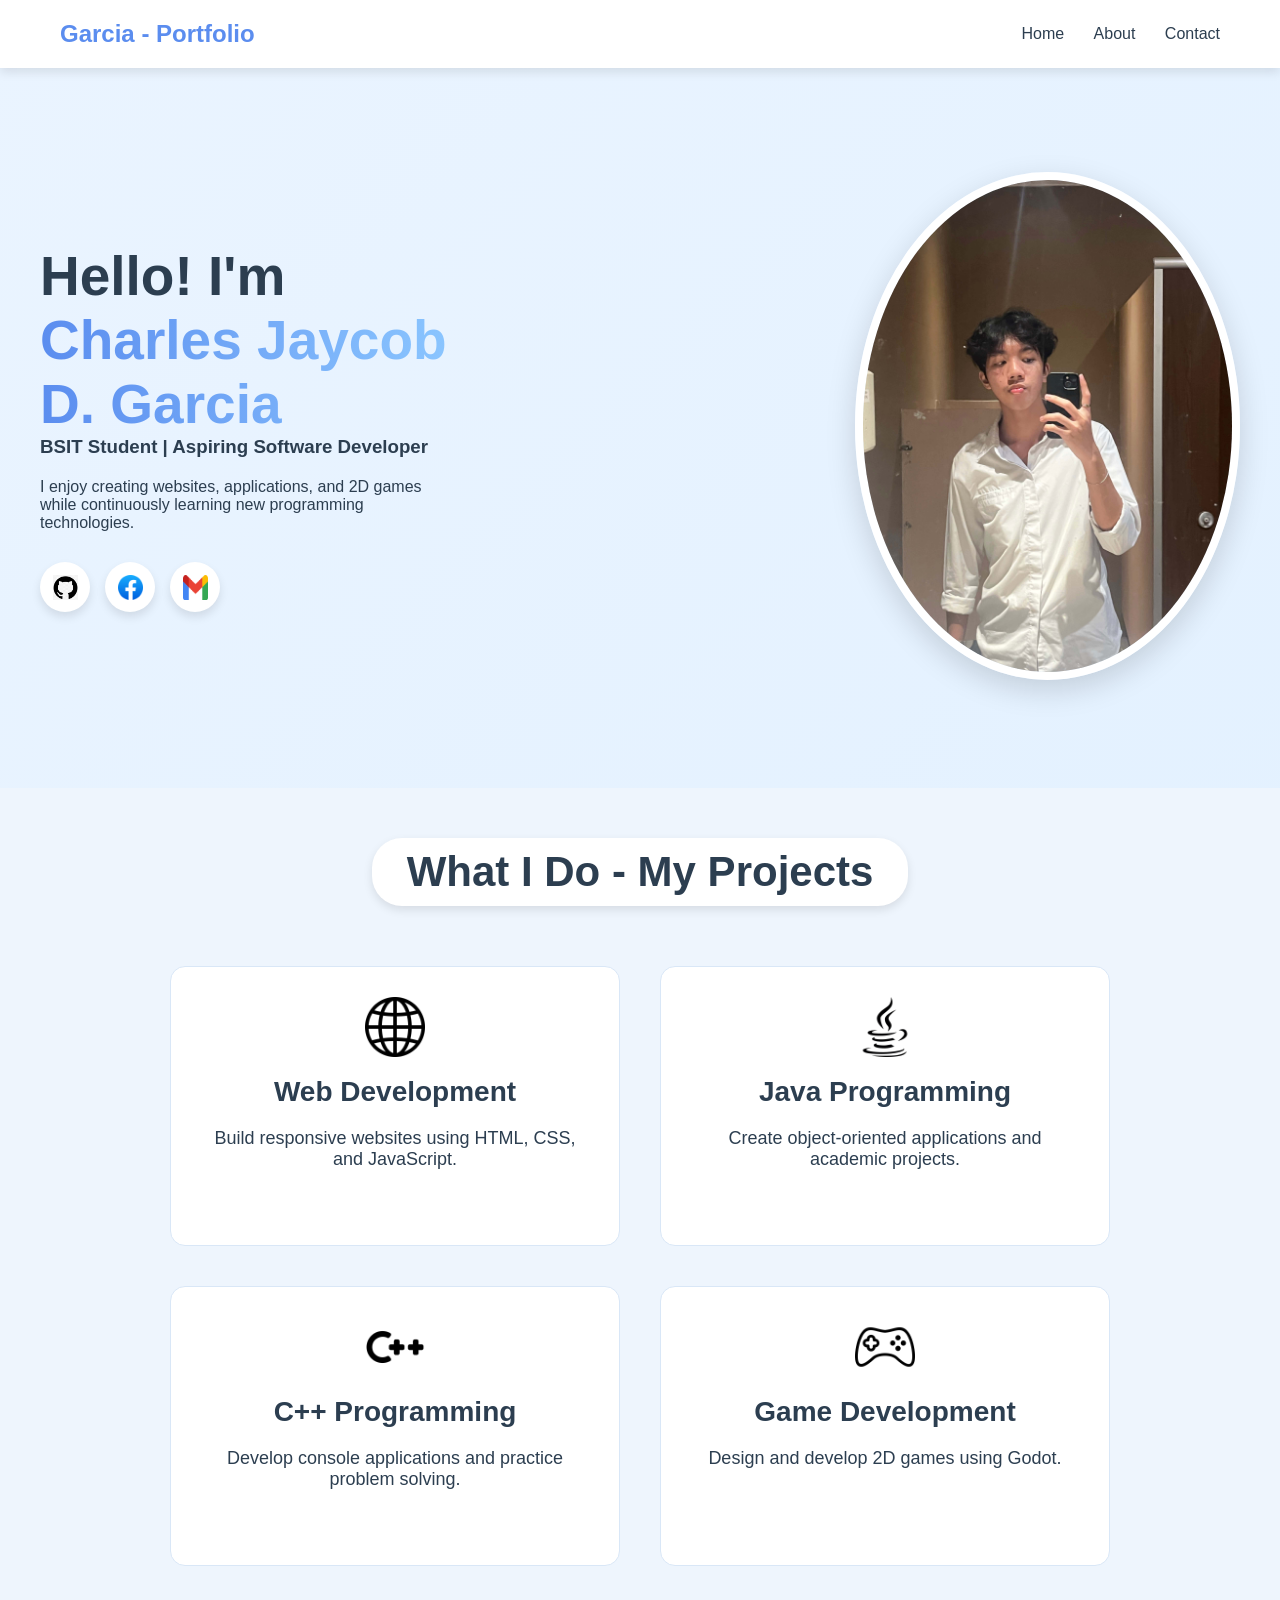
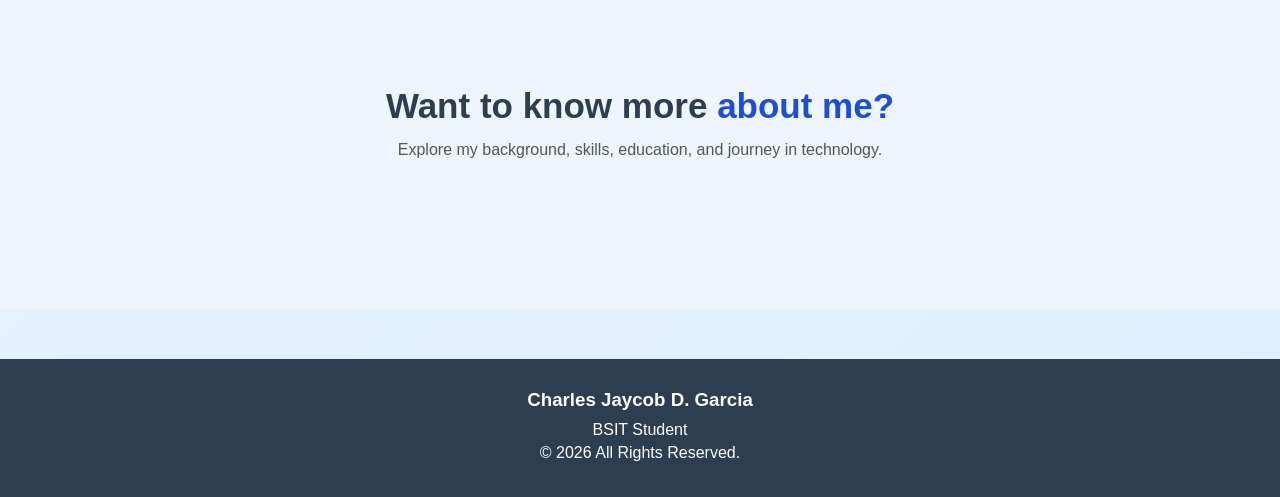
<file: index.html>
<!DOCTYPE html>
<html lang="en">

<head>
    <meta charset="UTF-8">
    <meta name="viewport" content="width=device-width, initial-scale=1.0">
    <title>Charles Garcia | Portfolio</title>
    <link rel="stylesheet" href="styles.css">
</head>

<body>
    <div class="navbar">

        <div class="logo">
            <h2>Garcia - Portfolio</h2>
        </div>

        <div class="nav-links">
            <a href="index.html">Home</a>
            <a href="about.html">About</a>
            <a href="contact.html">Contact</a>
        </div>

    </div>

    <div class="hero">

        <div class="hero-text">

            <h1>Hello! I'm </h1>

            <h1 class="name"> Charles Jaycob D. Garcia </h1>

            <h3> BSIT Student | Aspiring Software Developer</h3>

            <p>
                I enjoy creating websites, applications,
                and 2D games while continuously learning new
                programming technologies.
            </p>

          <div class="socials">

            <a href="https://github.com/csjbca" title="GitHub">
          <img src="images/github.png" alt="GitHub">
         </a>

         <a href="https://www.facebook.com/charles.garcia.7777019/" title="Facebook">
             <img src="images/facebook.png" alt="Facebook">
         </a>

           <a href="https://mail.google.com/mail/?view=cm&fs=1&to=charlesjaycobgarcia1012@gmail.com" title="Email">
            <img src="images/email.png" alt="Email">
           </a>

        </div>

        </div>

        <div class="hero-image">

            <img src="images/profile.png" alt="Profile Picture">

        </div>

    </div>

    <div class="projects">

        <h2 class="title">What I Do - My Projects</h2>

        <div class="project-row">
            
            <a href="webdev.html" class="card">
                <img src="images/web.png" alt="Web Development">
                <h3>Web Development</h3>

                <p>
                    Build responsive websites using
                    HTML, CSS, and JavaScript.
                </p>
            </a>
           
            <a href="java.html" class="card">
                <img src="images/java.png" alt="Java Programming">
                <h3>Java Programming</h3>

                <p>
                    Create object-oriented applications
                    and academic projects.
                </p>
            </a>

        </div>

        <div class="project-row">
            
            <a href="cpp.html" class="card">
                <img src="images/cpp.png" alt="C++ Programming">
                <h3>C++ Programming</h3>

                <p>
                    Develop console applications
                    and practice problem solving.
                </p>
            </a>
            
            <a href="godot.html" class="card">
                <img src="images/game.png" alt="Game Development">
                <h3>Game Development</h3>

                <p>
                    Design and develop
                    2D games using Godot.
                </p>
            </a>

        </div>

        <div class="about-preview">

            <h2>
              Want to know more 
                <a href="about.html">about me?</a>
            </h2>

            <p>
                Explore my background, skills, education, and journey in technology.
            </p>

        </div>

    </div>

    <footer>
    <h3>Charles Jaycob D. Garcia</h3>
    <p>BSIT Student</p>
    <p>&copy; 2026 All Rights Reserved.</p>
</footer>

</body>

</html>
</file>
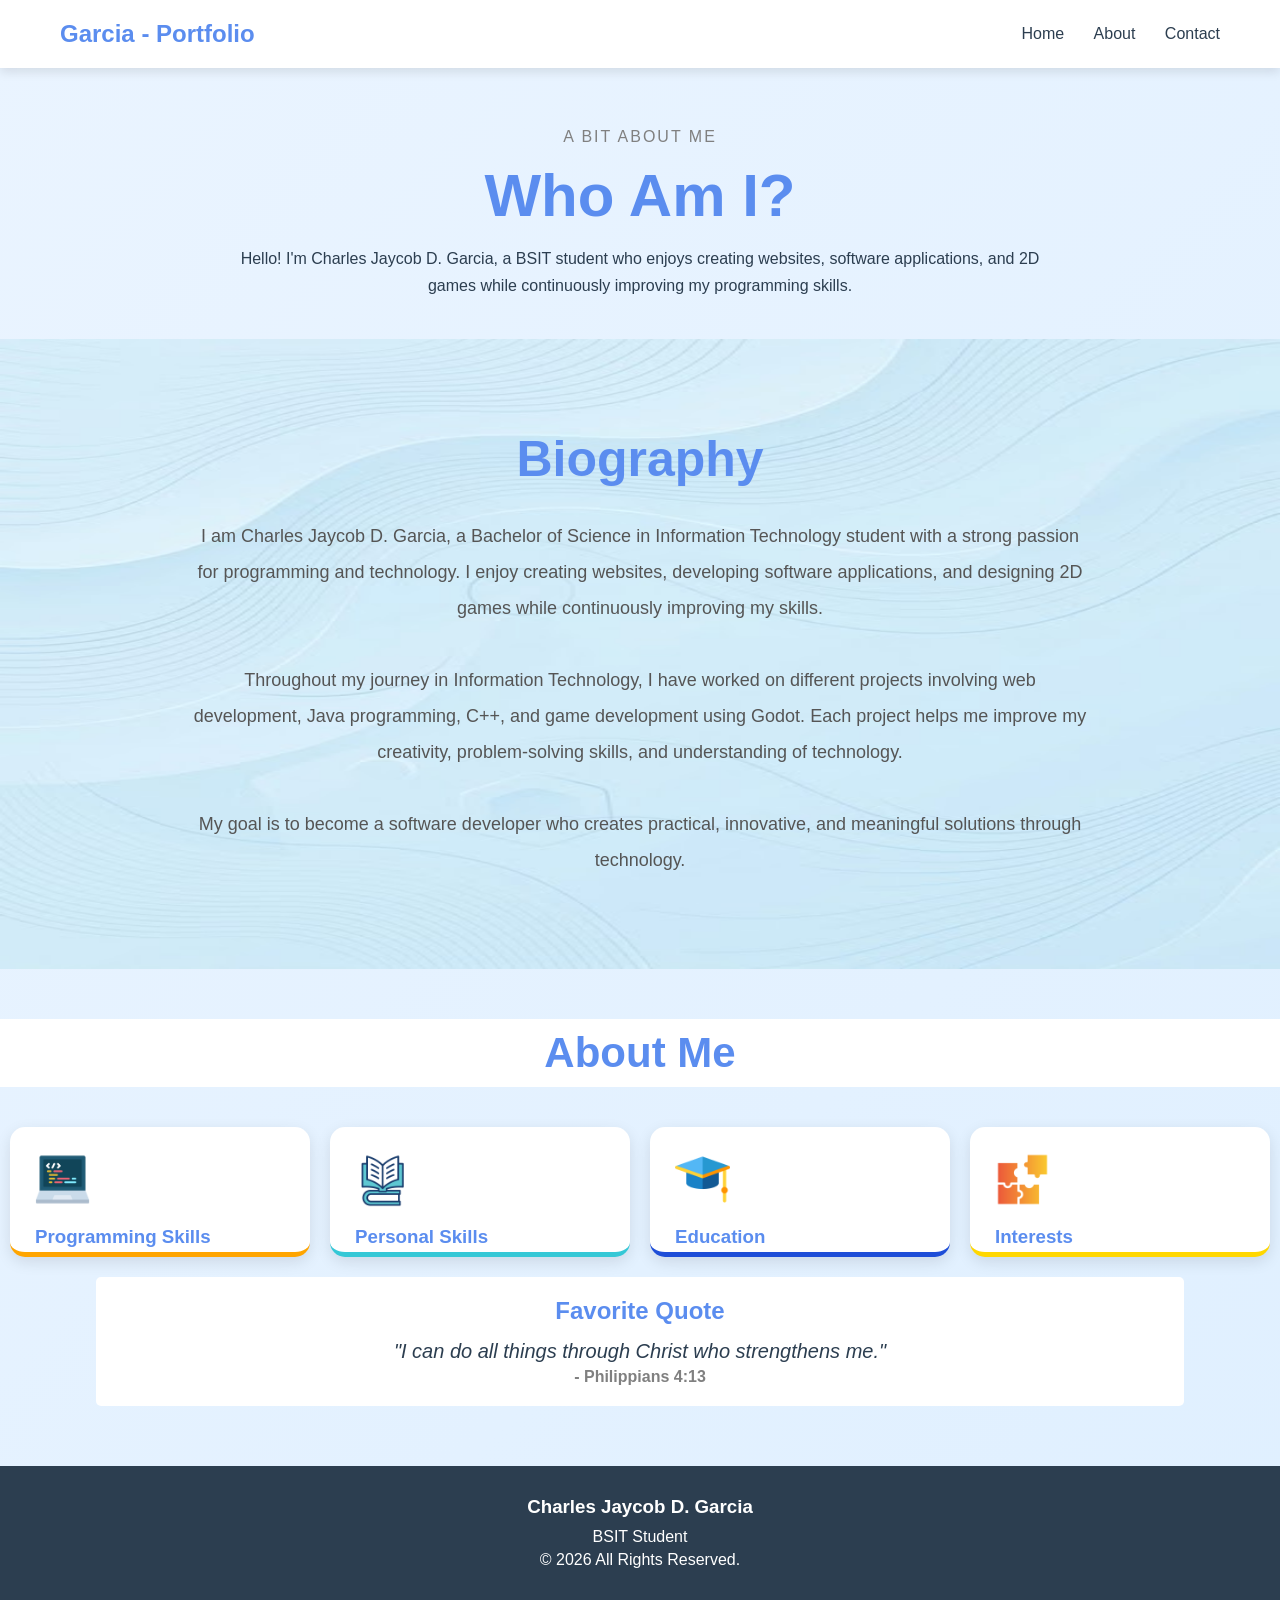
<file: about.html>
<!DOCTYPE html>
<html lang="en">
<head>
    <meta charset="UTF-8">
    <meta name="viewport" content="width=device-width, initial-scale=1.0">
    <title>About Me | Charles Garcia</title>
    <link rel="stylesheet" href="styles.css">
</head>
<body>

    <div class="navbar">

        <div class="logo">
            <h2>Garcia - Portfolio</h2>
        </div>

        <div class="nav-links">
            <a href="index.html">Home</a>
            <a href="about.html">About</a>
            <a href="contact.html">Contact</a>
        </div>

    </div>

    <div class="about-section">

        <div class="about-title">

            <p>A BIT ABOUT ME</p>

            <h1>Who Am I?</h1>

            <p>
                Hello! I'm Charles Jaycob D. Garcia, a BSIT student who enjoys
                creating websites, software applications, and 2D games while
                continuously improving my programming skills.
            </p>

        </div>

        <!-- Biography -->
        <section class="biography">

    <h2>Biography</h2>

    <p>
        I am Charles Jaycob D. Garcia, a Bachelor of Science in Information
        Technology student with a strong passion for programming and
        technology. I enjoy creating websites, developing software
        applications, and designing 2D games while continuously improving my
        skills.

        <br><br>

        Throughout my journey in Information Technology, I have worked on
        different projects involving web development, Java programming, C++,
        and game development using Godot. Each project helps me improve my
        creativity, problem-solving skills, and understanding of technology.

        <br><br>

        My goal is to become a software developer who creates practical,
        innovative, and meaningful solutions through technology.
    </p>

</section>

<h1 class="section-title">About Me</h1>

<div class="cards">

    <div class="info-card">

        <img src="images/skills.png" alt="Programming Skills">

        <h3>Programming Skills</h3>

        <ul>
            <li>HTML</li>
            <li>CSS</li>
            <li>JavaScript</li>
            <li>Java</li>
            <li>C++</li>
            <li>Godot</li>
        </ul>

    </div>


    <div class="info-card">

        <img src="images/person.png" alt="Personal Skills">

        <h3>Personal Skills</h3>

        <ul>
            <li>Patient</li>
            <li>Focused</li>
            <li>Adaptable</li>
            <li>Tech Savvy</li>
            <li>Multitasker</li>
            <li>Great Communicator</li>
            <li>Sociable</li>
            <li>English Literate</li>
        </ul>

    </div>


    <div class="info-card education-card">

        <img src="images/education.png" alt="Education">
        <h3>Education</h3>

        <div class="school">

            <img src="images/tip.png" class="school-logo">

            <p>
                <b>Technological Institute of the Philippines</b><br>
                Bachelor of Science in Information Technology
            </p>

        </div>


        <div class="school">

            <img src="images/sti.png" class="school-logo">

            <p>
                <b>STI College</b><br>
                Information and Communications Technology (ICT)
            </p>

        </div>

    </div>


    <div class="info-card">

        <img src="images/interest.png" alt="Interests">

        <h3>Interests</h3>

        <ul>
            <li> Web Development </li>
            <li> Software Development </li>
            <li> Game Development </li>
            <li> Watching Anime </li>
            <li> Playing Video Games </li>
            <li> Playing the Guitar </li>
        </ul>

    </div>

</div>

        <!-- Favorite Quote -->
        <div class="quote-section">

            <h2>Favorite Quote</h2>

            <p>
                "I can do all things through Christ who strengthens me."
            </p>

            <h4>- Philippians 4:13</h4>

        </div>

    </div>

    <footer>
    <h3>Charles Jaycob D. Garcia</h3>
    <p>BSIT Student</p>
    <p>&copy; 2026 All Rights Reserved.</p>
</footer>


</body>
</html>
</file>
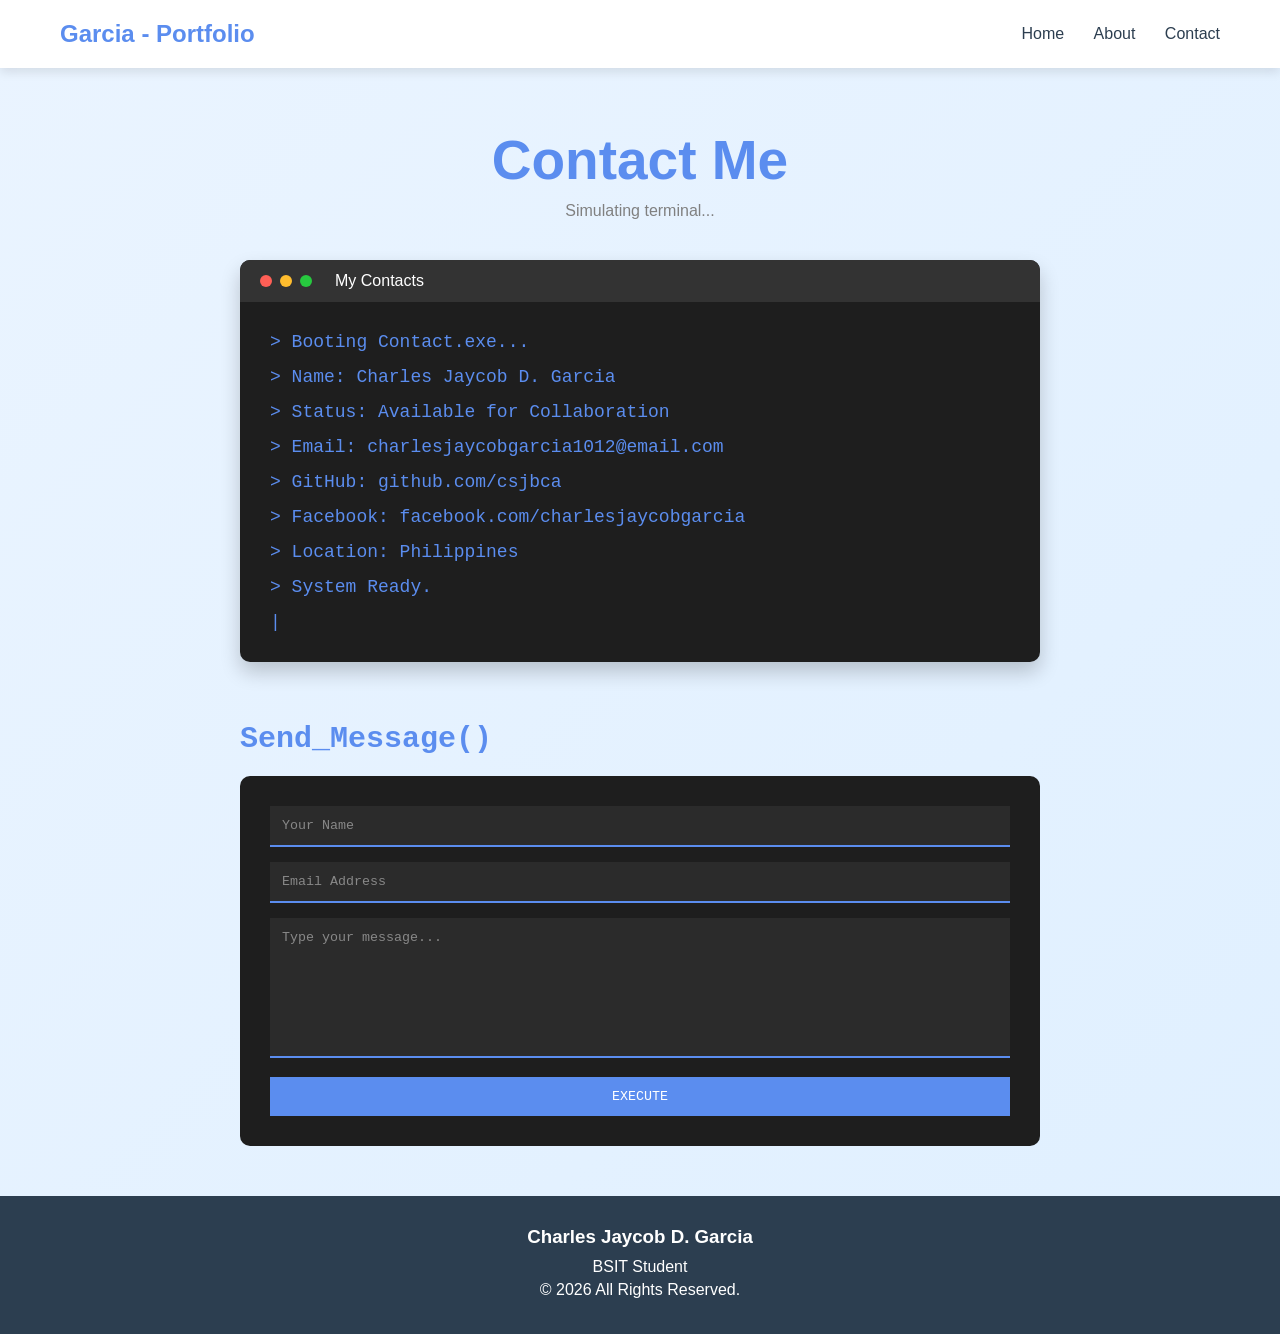
<file: contact.html>
<!DOCTYPE html>
<html lang="en">
<head>
    <meta charset="UTF-8">
    <meta name="viewport" content="width=device-width, initial-scale=1.0">
    <title>Contact | Charles Garcia</title>

    <link rel="stylesheet" href="styles.css">
</head>

<body>

    <!-- Navigation -->
    <div class="navbar">

        <div class="logo">
            <h2>Garcia - Portfolio</h2>
        </div>

        <div class="nav-links">
            <a href="index.html">Home</a>
            <a href="about.html">About</a>
            <a href="contact.html">Contact</a>
        </div>

    </div>

    <!-- Contact Section -->

    <section class="contact">

        <h1 class="contact-title">Contact Me</h1>

        <p class="contact-subtitle">
            Simulating terminal...
        </p>

        <!-- Terminal -->

        <div class="terminal">

            <div class="terminal-top">

                <span class="red"></span>
                <span class="yellow"></span>
                <span class="green"></span>

                <p>My Contacts</p>

            </div>

            <div class="terminal-body">

            <p class="typing delay1">> Booting Contact.exe...</p>

            <p class="typing delay2">> Name: Charles Jaycob D. Garcia</p>

            <p class="typing delay3">> Status: Available for Collaboration</p>

            <p class="typing delay4">> Email: charlesjaycobgarcia1012@email.com</p>

            <p class="typing delay5">> GitHub: github.com/csjbca</p>

            <p class="typing delay6">> Facebook: facebook.com/charlesjaycobgarcia</p>

            <p class="typing delay7">> Location: Philippines</p>

            <p class="typing delay8">> System Ready.</p>

                <span class="cursor">|</span>

            </div>

        </div>

    </section>

    <!-- Contact Form -->

    <section class="message-section">

        <h2>Send_Message()</h2>

        <form id="contactForm" class="message-form">

        <input type="text" placeholder="Your Name" required>

        <input type="email" placeholder="Email Address" required>

        <textarea placeholder="Type your message..." required></textarea>

        <button type="submit">EXECUTE</button>

        </form>

    </section>

    <!-- Footer -->

    <footer>

        <h3>Charles Jaycob D. Garcia</h3>

        <p>
            BSIT Student
        </p>

        <p>
            &copy; 2026 All Rights Reserved.
        </p>

    </footer>

    <script src="script.js"></script>

</body>
</html>
</file>
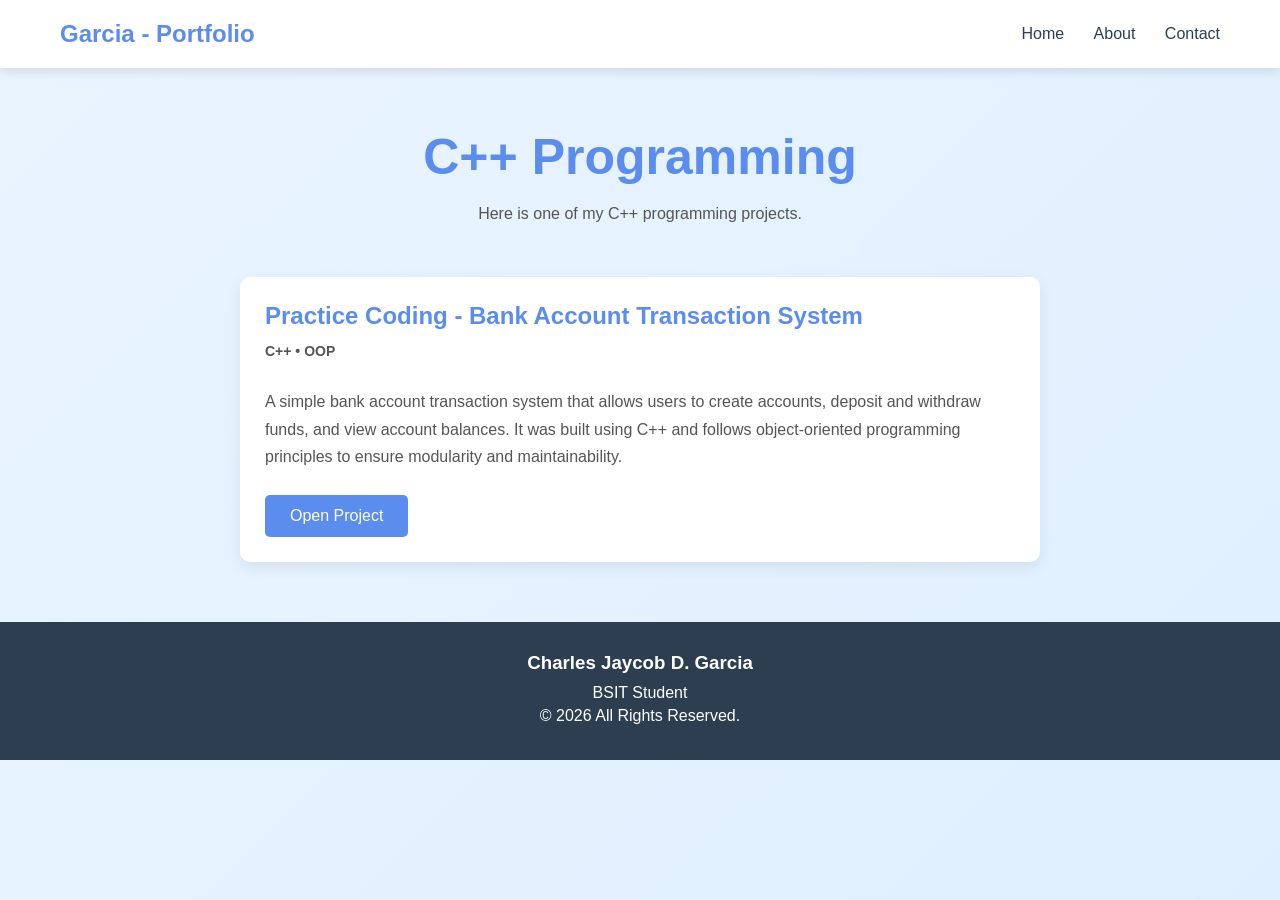
<file: cpp.html>
<!DOCTYPE html>
<html lang="en">
<head>
    <meta charset="UTF-8">
    <meta name="viewport" content="width=device-width, initial-scale=1.0">
    <title>Web Development | Charles Garcia</title>
    <link rel="stylesheet" href="styles.css">
</head>

<body>

    <!-- Navigation -->
    <div class="navbar">

        <div class="logo">
            <h2>Garcia - Portfolio</h2>
        </div>

        <div class="nav-links">
            <a href="index.html">Home</a>
            <a href="about.html">About</a>
            <a href="contact.html">Contact</a>
        </div>

    </div>

    <!-- Page Header -->

    <section class="project-page">

        <h1>C++ Programming</h1>

        <p class="project-description">
            Here is one of my C++ programming projects.
        </p>

        <!-- Project Card -->

        <div class="project-list">

            <div class="project-item">

                <h2>Practice Coding - Bank Account Transaction System</h2>

                <p class="language">
                    C++ • OOP
                </p>

                <p>
                    A simple bank account transaction system that allows users to create accounts, deposit and withdraw funds, and view account balances. It was built using C++ and follows object-oriented programming principles to ensure modularity and maintainability.
                </p>

                <a href="cpptest.html">Open Project</a>

            </div>

        </div>

    </section>

    <!-- Footer -->

    <footer>

        <h3>Charles Jaycob D. Garcia</h3>

        <p>BSIT Student</p>

        <p>&copy; 2026 All Rights Reserved.</p>

    </footer>

</body>
</html>
</file>
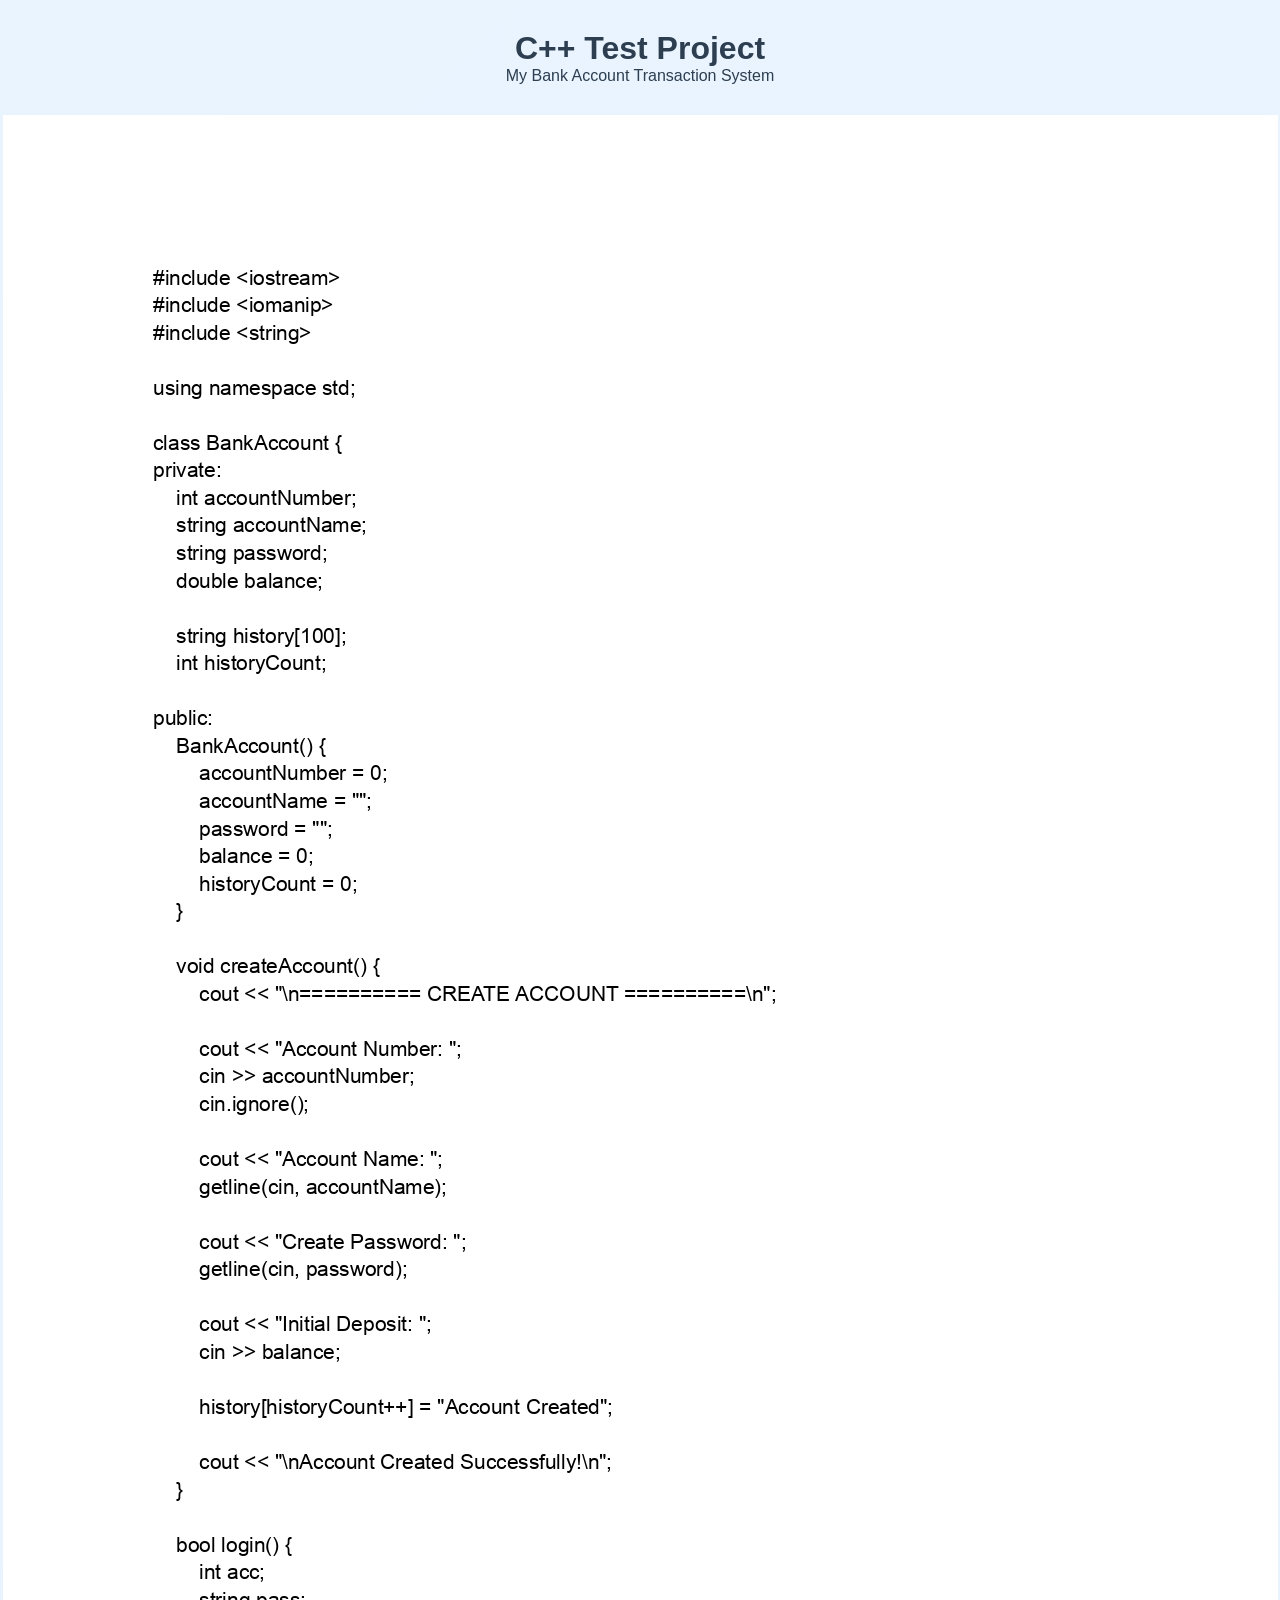
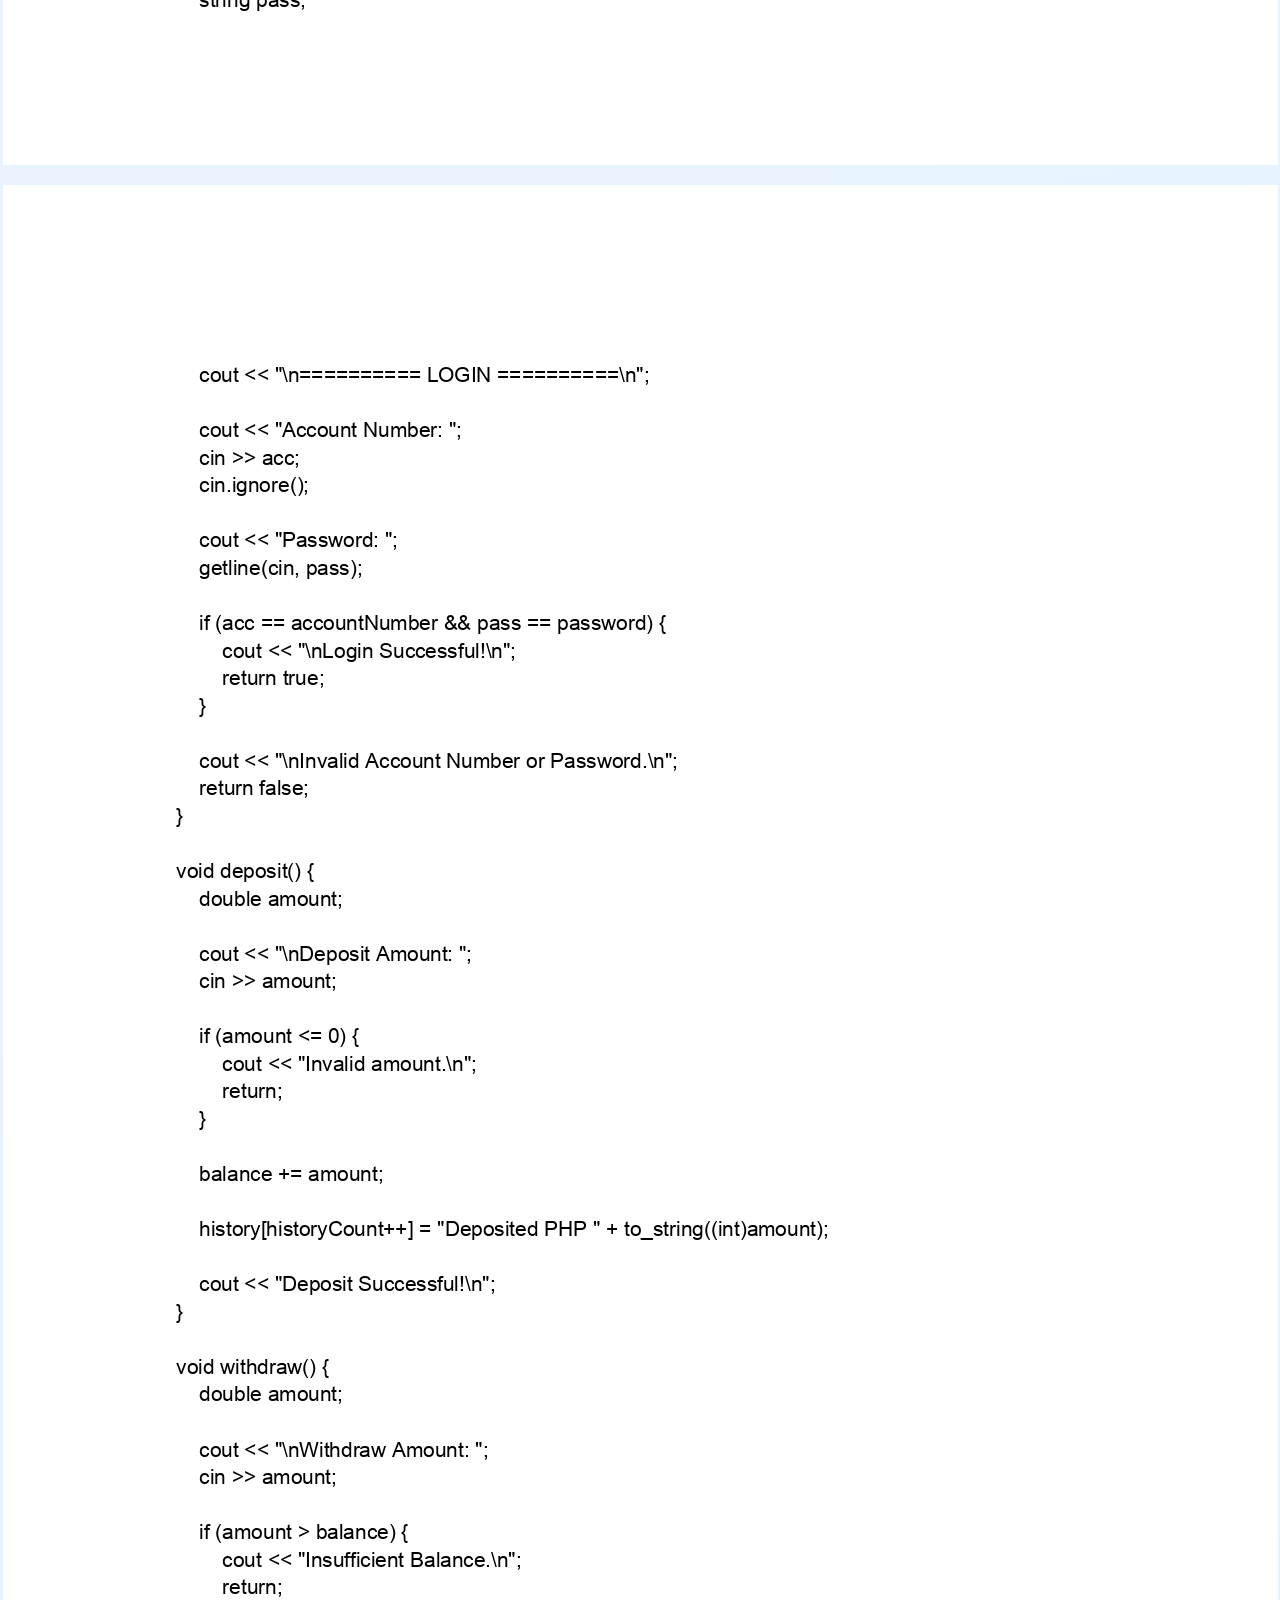
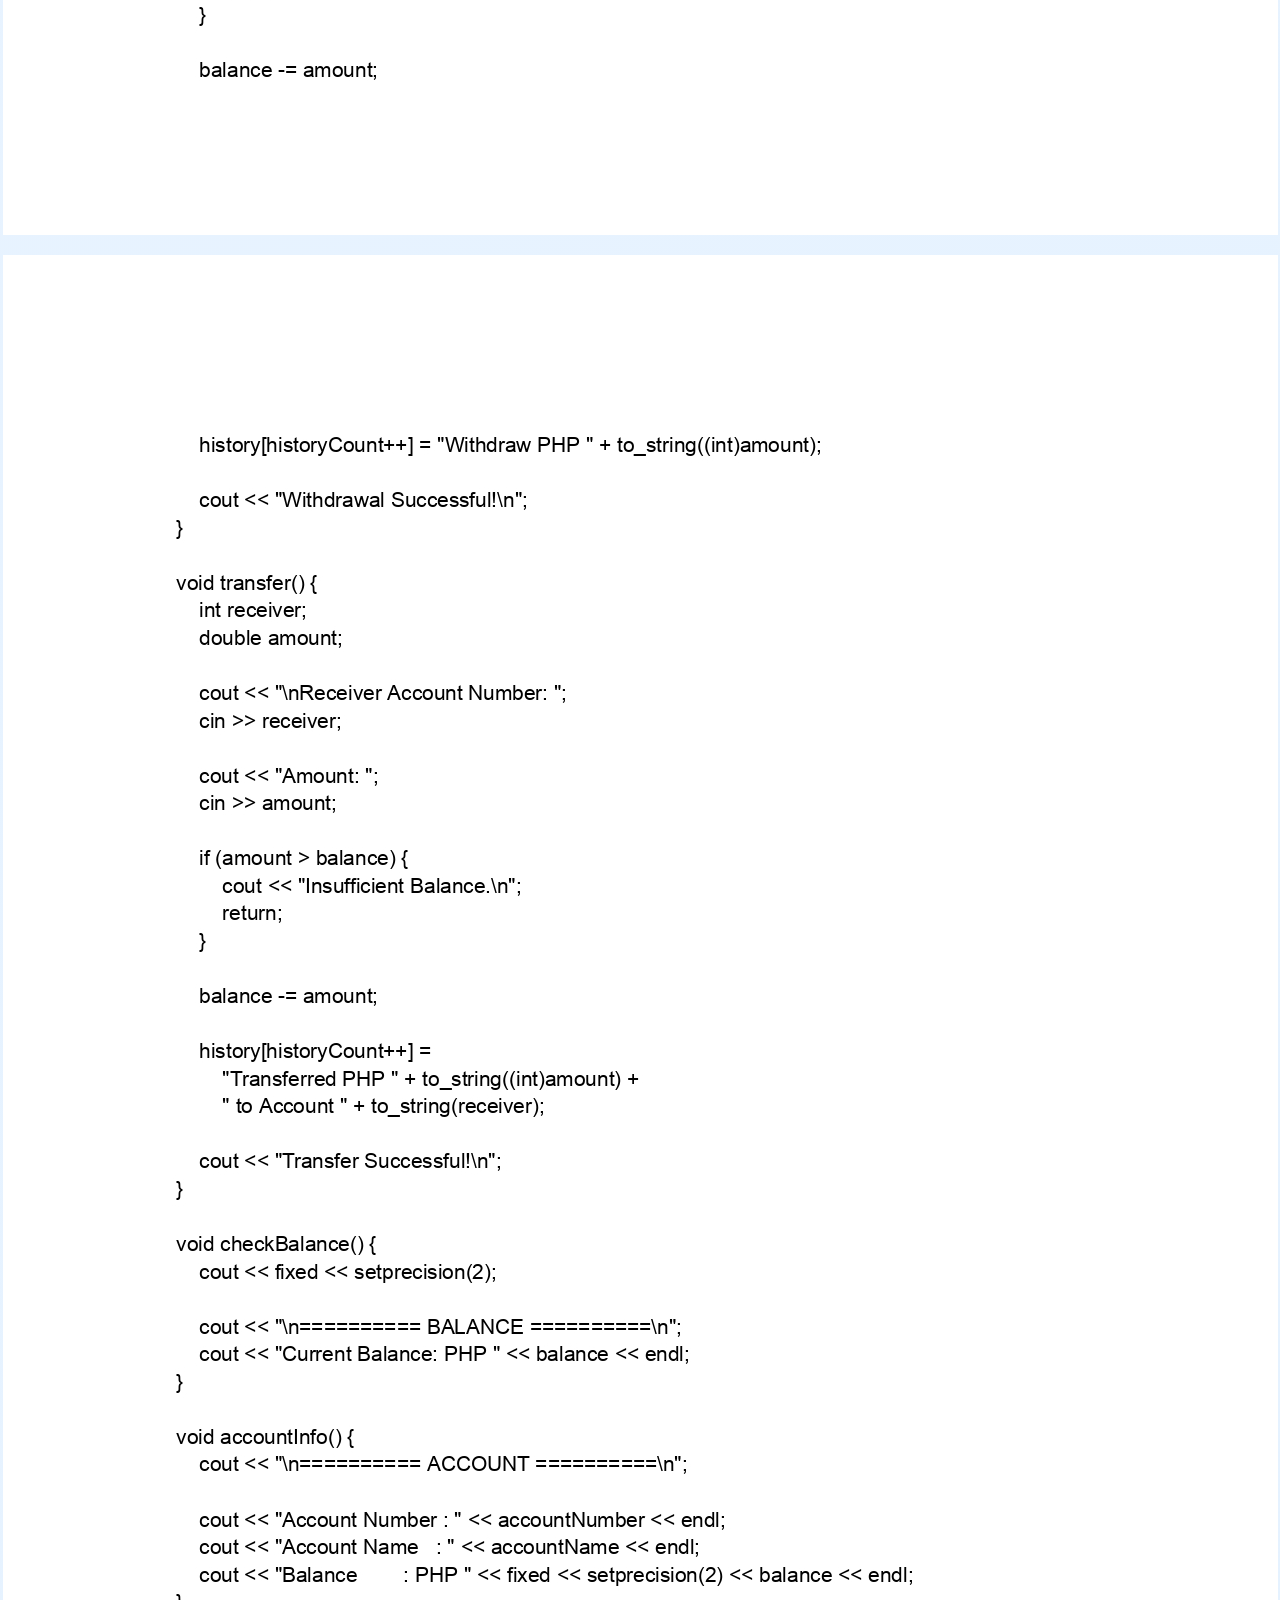
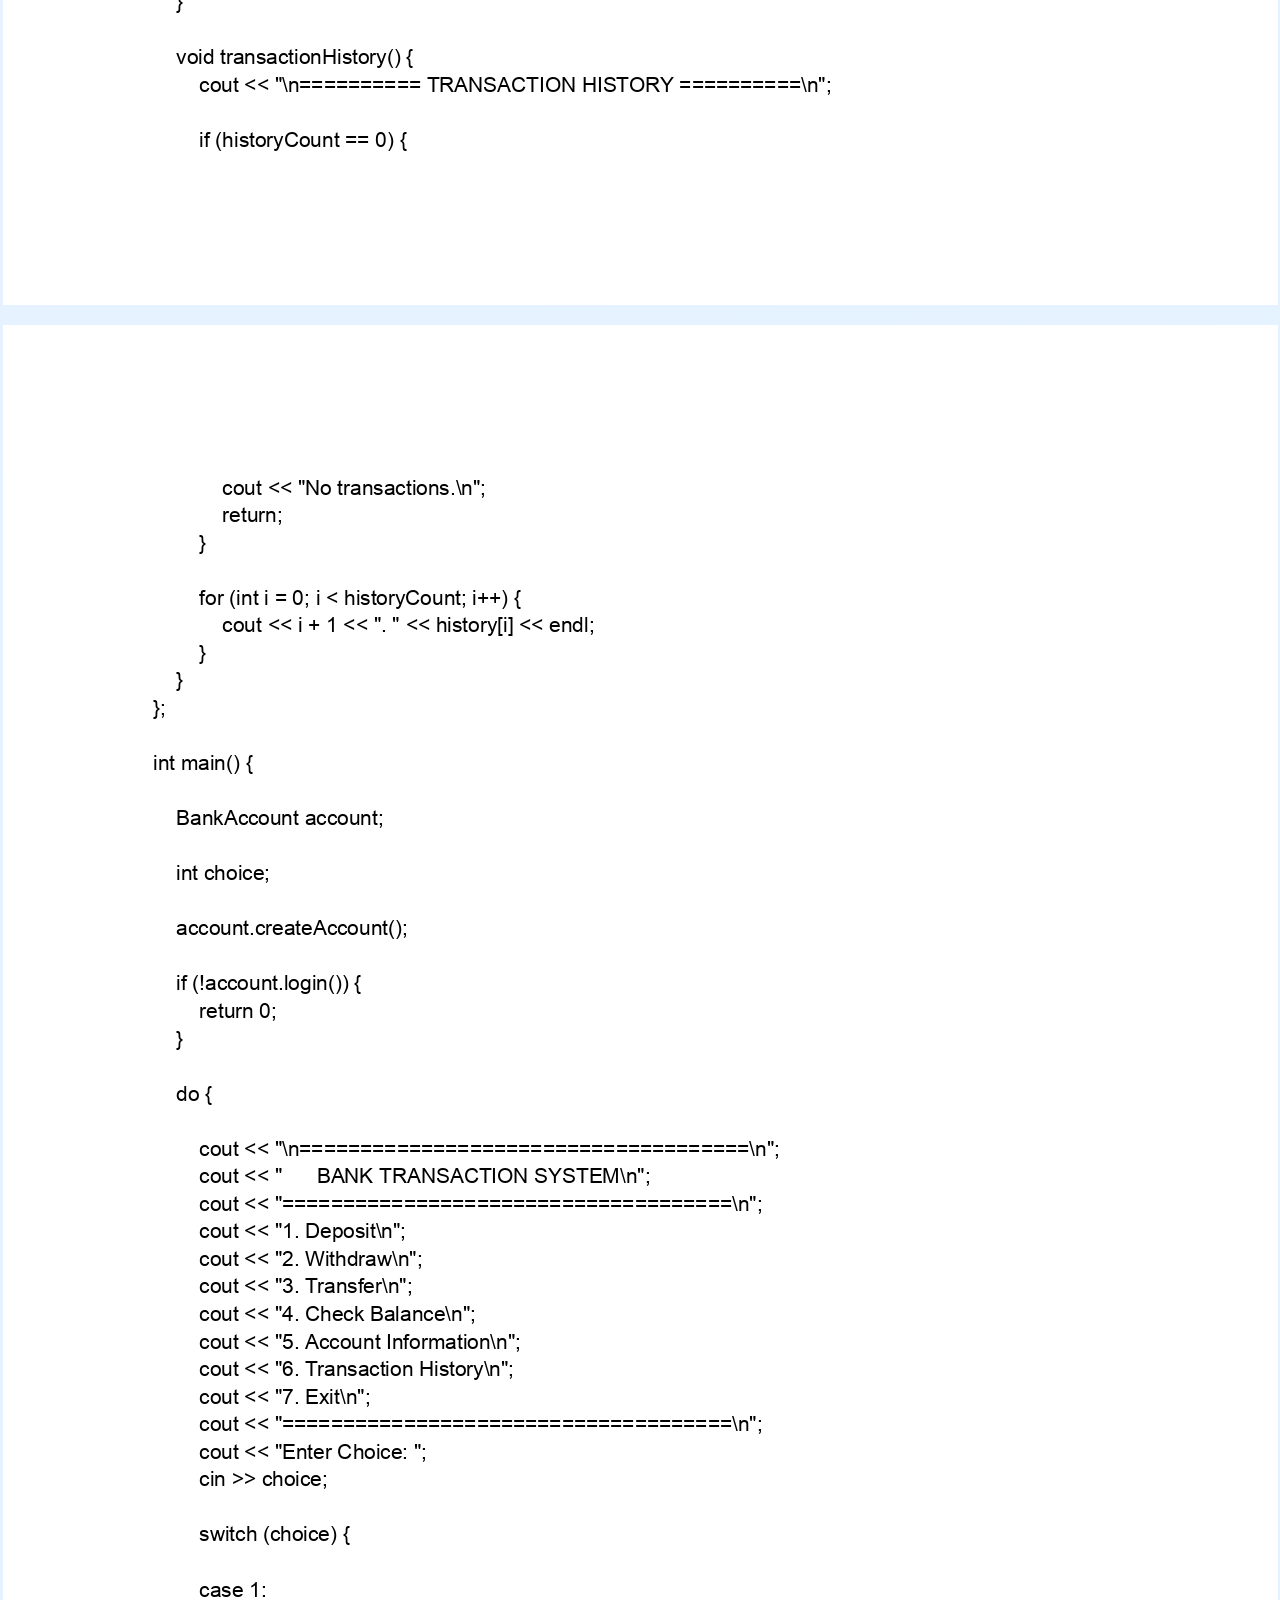
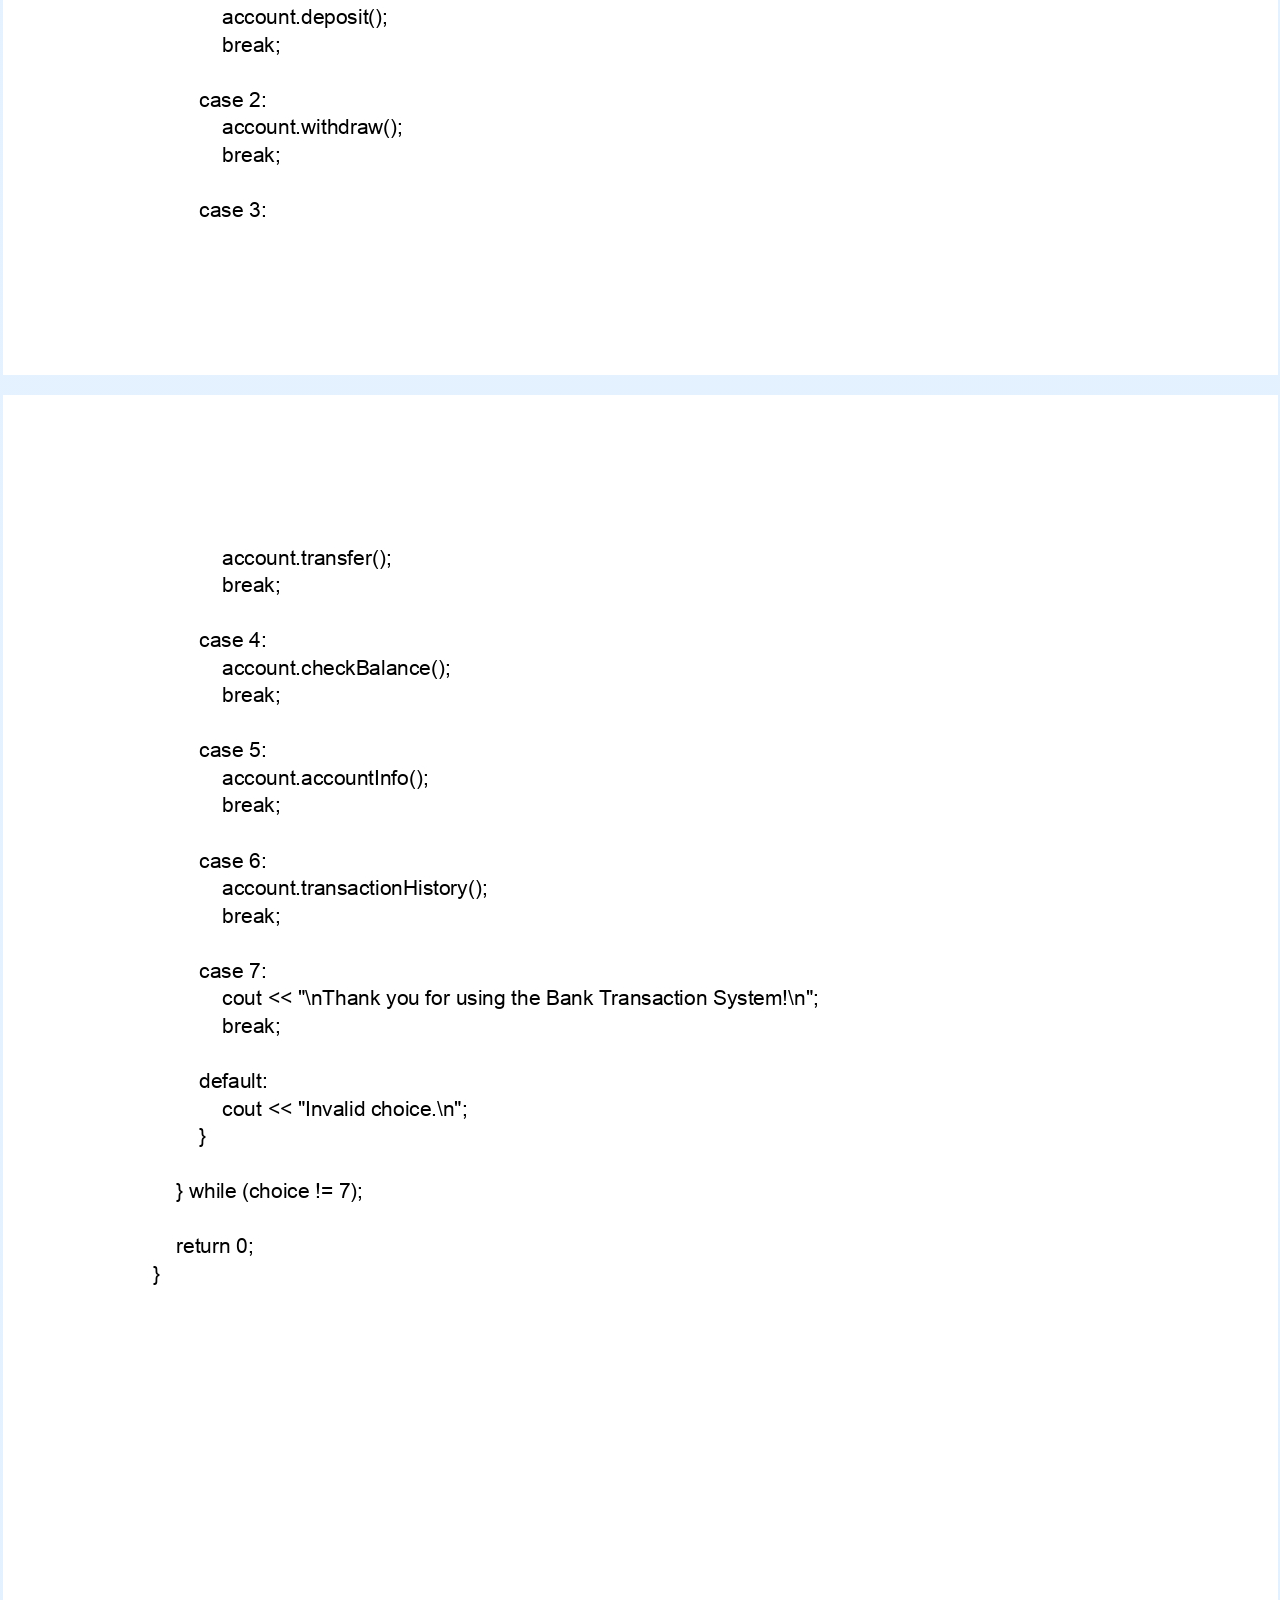
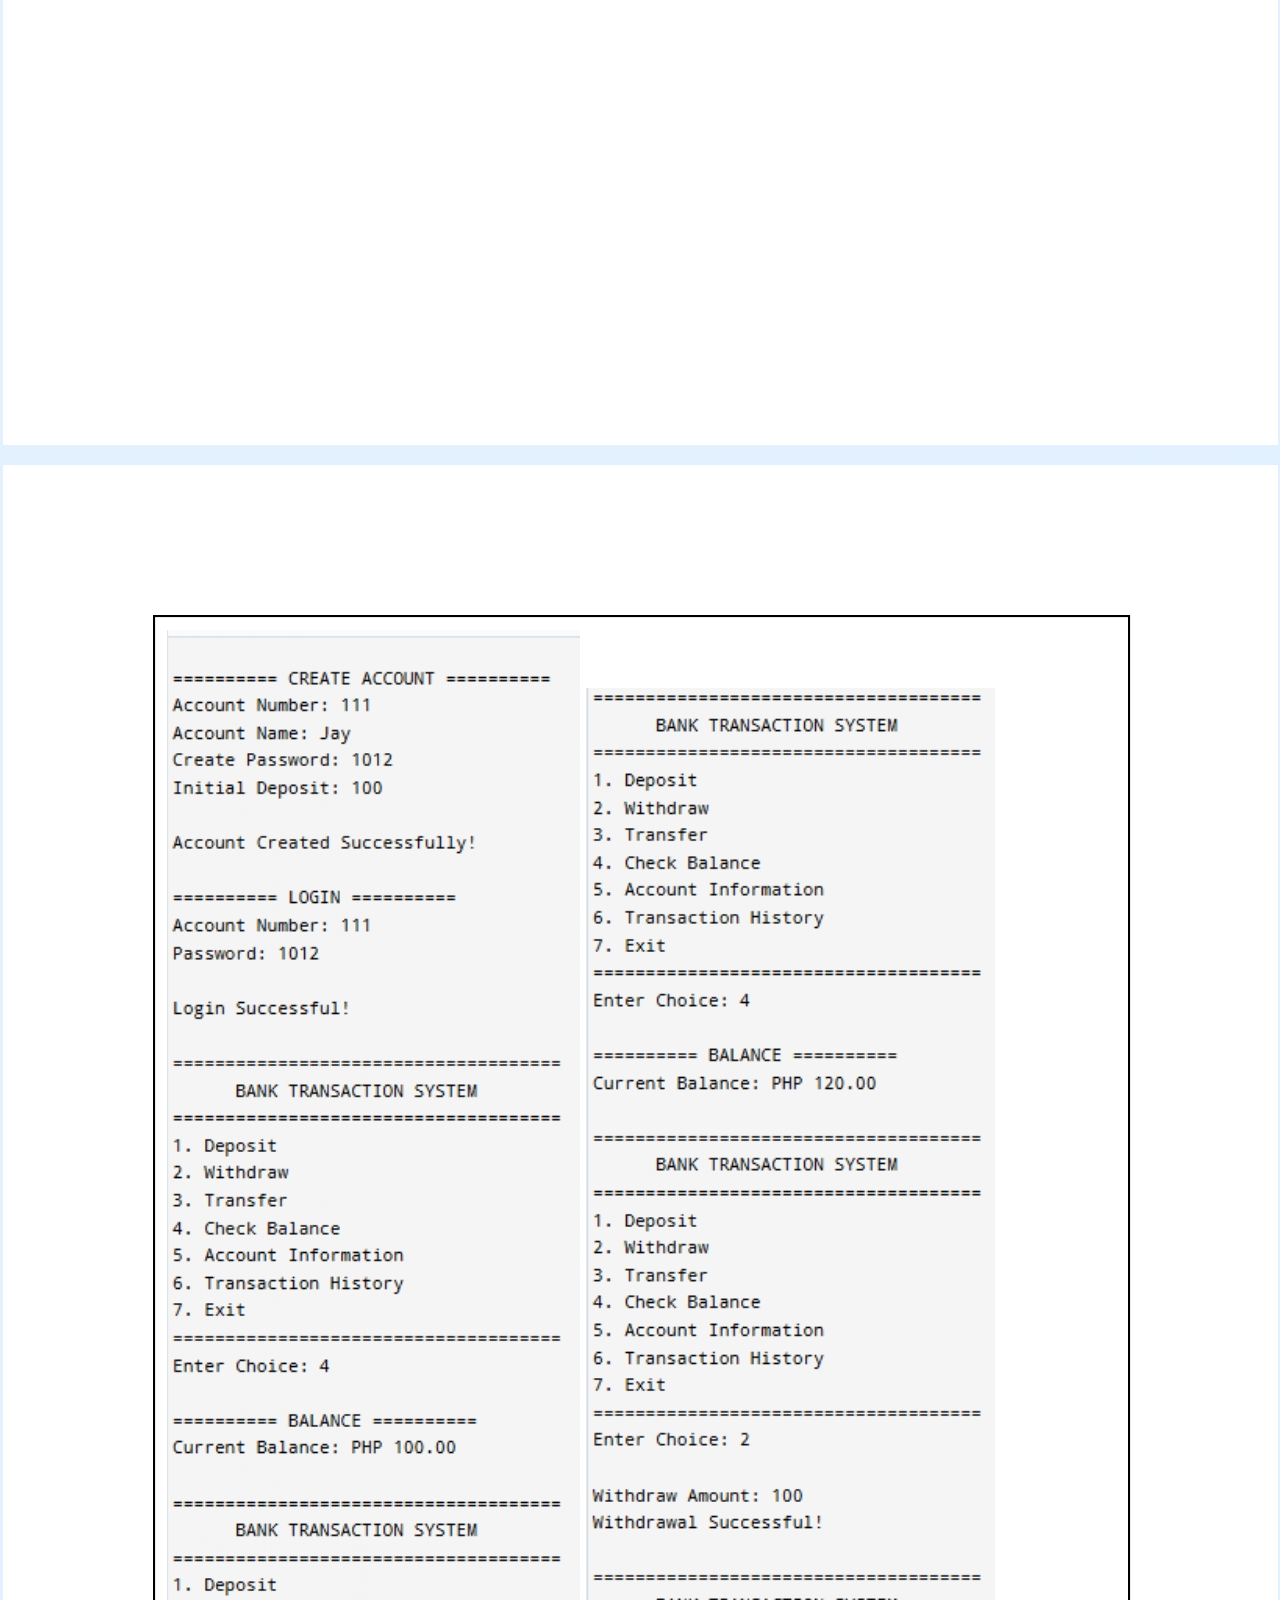
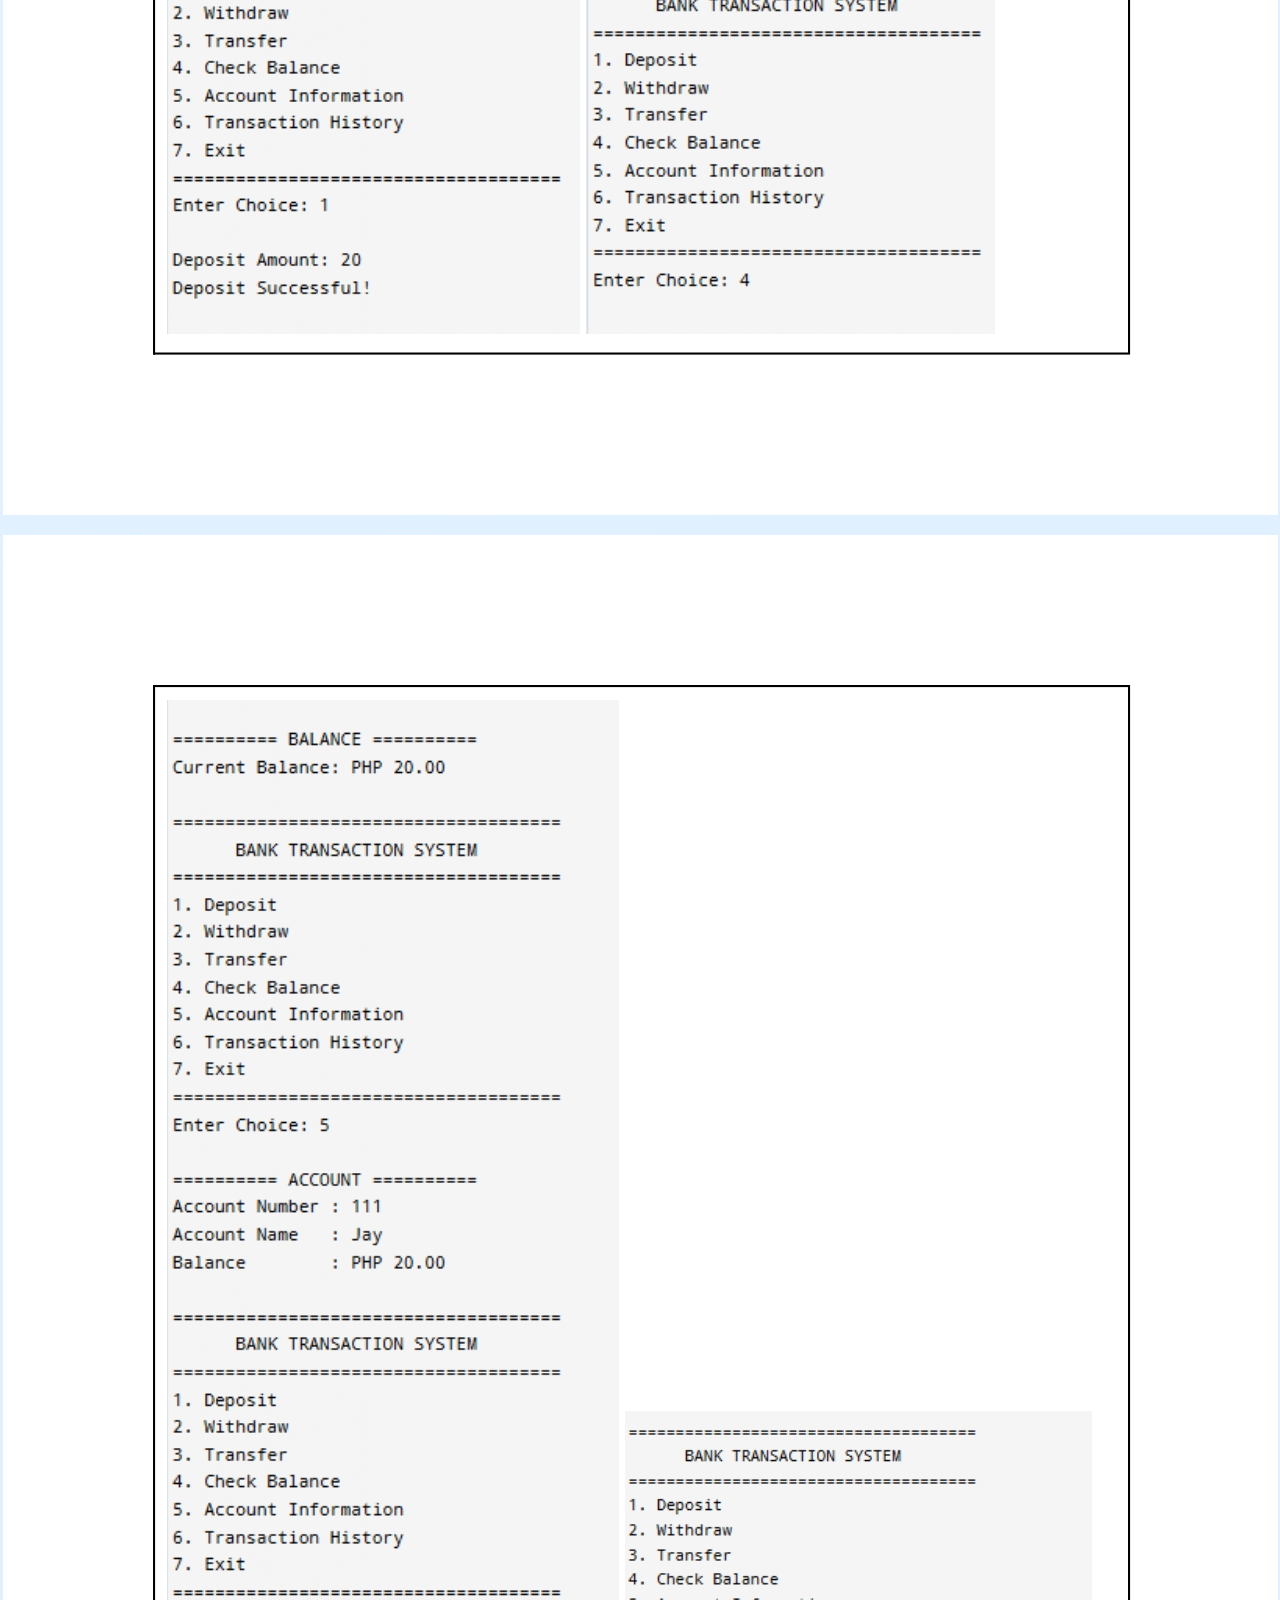
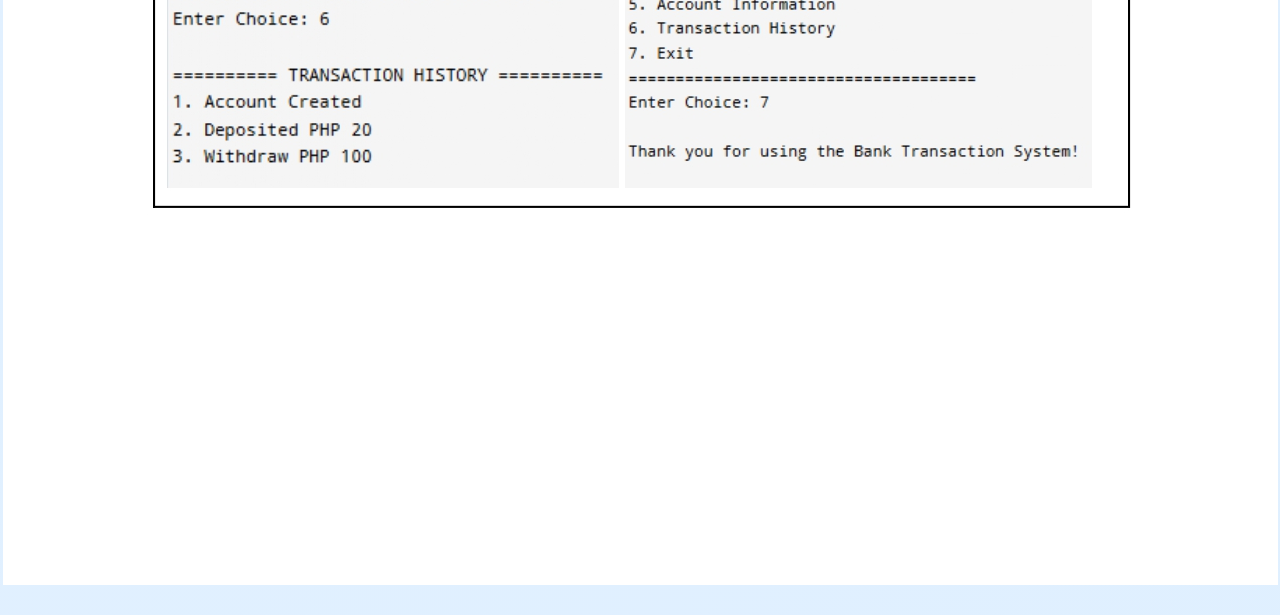
<file: cpptest.html>
<!DOCTYPE html>
<html lang="en">
<head>
    <meta charset="UTF-8">
    <meta name="viewport" content="width=device-width, initial-scale=1.0">
    <title>C++ Test Gallery</title>
    <link rel="stylesheet" href="styles.css">
</head>
<body>

    <header class="gallery-header">
        <h1>C++ Test Project</h1>
        <p> My Bank Account Transaction System </p>

    </header>

    <main class="gallery">

        <div class="image-box">
            <img src="images/cpp1.jpg" alt="C++ Screenshot 1">
        </div>

        <div class="image-box">
            <img src="images/cpp2.jpg" alt="C++ Screenshot 2">
        </div>

        <div class="image-box">
            <img src="images/cpp3.jpg" alt="C++ Screenshot 3">
        </div>

        <div class="image-box">
            <img src="images/cpp4.jpg" alt="C++ Screenshot 4">
        </div>

        <div class="image-box">
            <img src="images/cpp5.jpg" alt="C++ Screenshot 5">
        </div>

        <div class="image-box">
            <img src="images/cpp6.jpg" alt="C++ Screenshot 6">
        </div>

        <div class="image-box">
            <img src="images/cpp7.jpg" alt="C++ Screenshot 7">
        </div>

    </main>

</body>
</html>
</file>
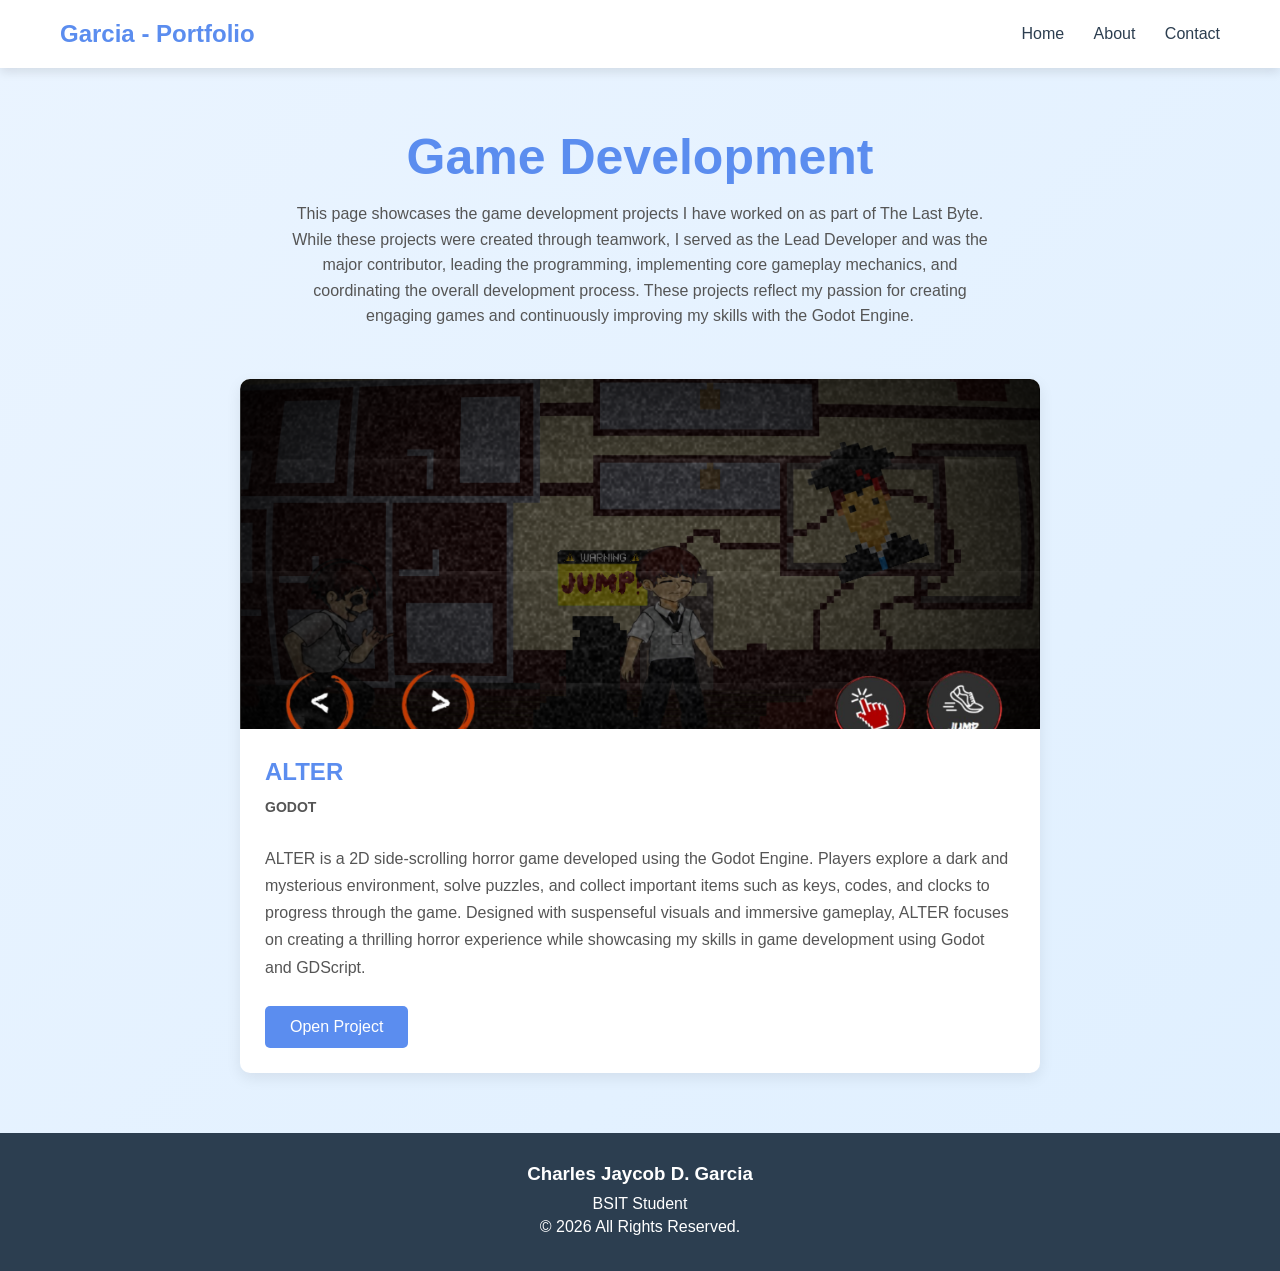
<file: godot.html>
<!DOCTYPE html>
<html lang="en">
<head>
    <meta charset="UTF-8">
    <meta name="viewport" content="width=device-width, initial-scale=1.0">
    <title>Web Development | Charles Garcia</title>
    <link rel="stylesheet" href="styles.css">
</head>

<body>

    <!-- Navigation -->
    <div class="navbar">

        <div class="logo">
            <h2>Garcia - Portfolio</h2>
        </div>

        <div class="nav-links">
            <a href="index.html">Home</a>
            <a href="about.html">About</a>
            <a href="contact.html">Contact</a>
        </div>

    </div>

    <!-- Page Header -->

    <section class="project-page">

        <h1>Game Development</h1>

        <p class="project-description">
            This page showcases the game development projects I have worked on as part of The Last Byte. While these projects were created through teamwork, I served as the Lead Developer and was the major contributor, leading the programming, implementing core gameplay mechanics, and coordinating the overall development process. These projects reflect my passion for creating engaging games and continuously improving my skills with the Godot Engine.
        </p>

        <!-- Project Card -->

        <div class="project-list">

            <div class="project-item">

                <img src="images/godotgame.png" alt="Portfolio Website">

                <h2>ALTER</h2>

                <p class="language">
                    GODOT
                </p>

                <p>
                    ALTER is a 2D side-scrolling horror game developed using the Godot Engine. Players explore a dark and mysterious environment, solve puzzles, and collect important items such as keys, codes, and clocks to progress through the game. Designed with suspenseful visuals and immersive gameplay, ALTER focuses on creating a thrilling horror experience while showcasing my skills in game development using Godot and GDScript.
                </p>

                <a href="https://drive.google.com/drive/folders/19cnwXuMnL-Um_uvTyi3lG9ITD0UMAKTE?usp=drive_link">Open Project</a>

            </div>

        </div>

    </section>

    <!-- Footer -->

    <footer>

        <h3>Charles Jaycob D. Garcia</h3>

        <p>BSIT Student</p>

        <p>&copy; 2026 All Rights Reserved.</p>

    </footer>

</body>
</html>
</file>
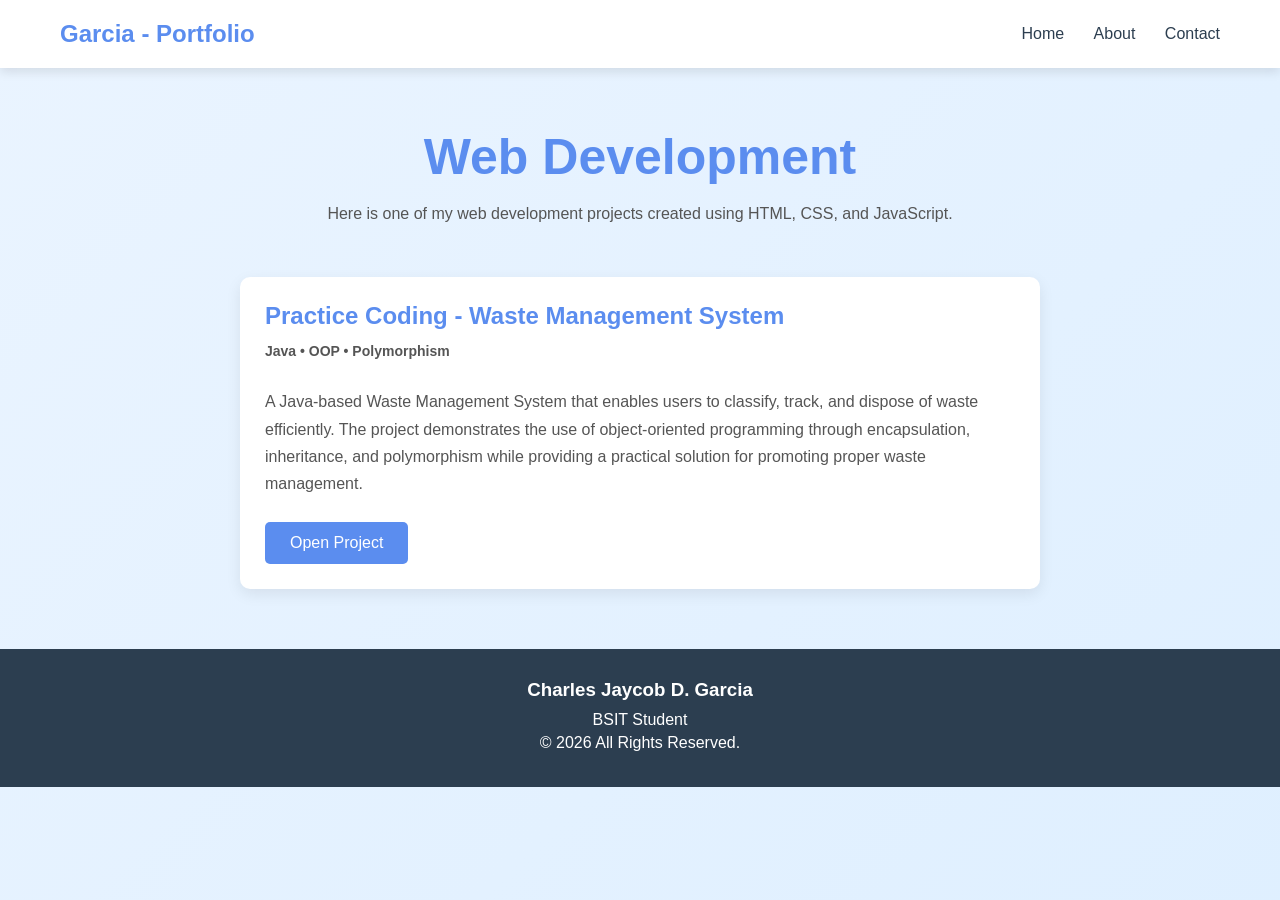
<file: java.html>
<!DOCTYPE html>
<html lang="en">
<head>
    <meta charset="UTF-8">
    <meta name="viewport" content="width=device-width, initial-scale=1.0">
    <title>Web Development | Charles Garcia</title>
    <link rel="stylesheet" href="styles.css">
</head>

<body>

    <!-- Navigation -->
    <div class="navbar">

        <div class="logo">
            <h2>Garcia - Portfolio</h2>
        </div>

        <div class="nav-links">
            <a href="index.html">Home</a>
            <a href="about.html">About</a>
            <a href="contact.html">Contact</a>
        </div>

    </div>

    <!-- Page Header -->

    <section class="project-page">

        <h1>Web Development</h1>

        <p class="project-description">
            Here is one of my web development projects created using HTML, CSS, and JavaScript.
        </p>

        <!-- Project Card -->

        <div class="project-list">

            <div class="project-item">

                <h2>Practice Coding - Waste Management System</h2>

                <p class="language">
                    Java • OOP • Polymorphism
                </p>

                <p>
A Java-based Waste Management System that enables users to classify, track, and dispose of waste efficiently. The project demonstrates the use of object-oriented programming through encapsulation, inheritance, and polymorphism while providing a practical solution for promoting proper waste management.
                </p>

                <a href="javatest.html">Open Project</a>

            </div>

        </div>

    </section>

    <!-- Footer -->

    <footer>

        <h3>Charles Jaycob D. Garcia</h3>

        <p>BSIT Student</p>

        <p>&copy; 2026 All Rights Reserved.</p>

    </footer>

</body>
</html>
</file>
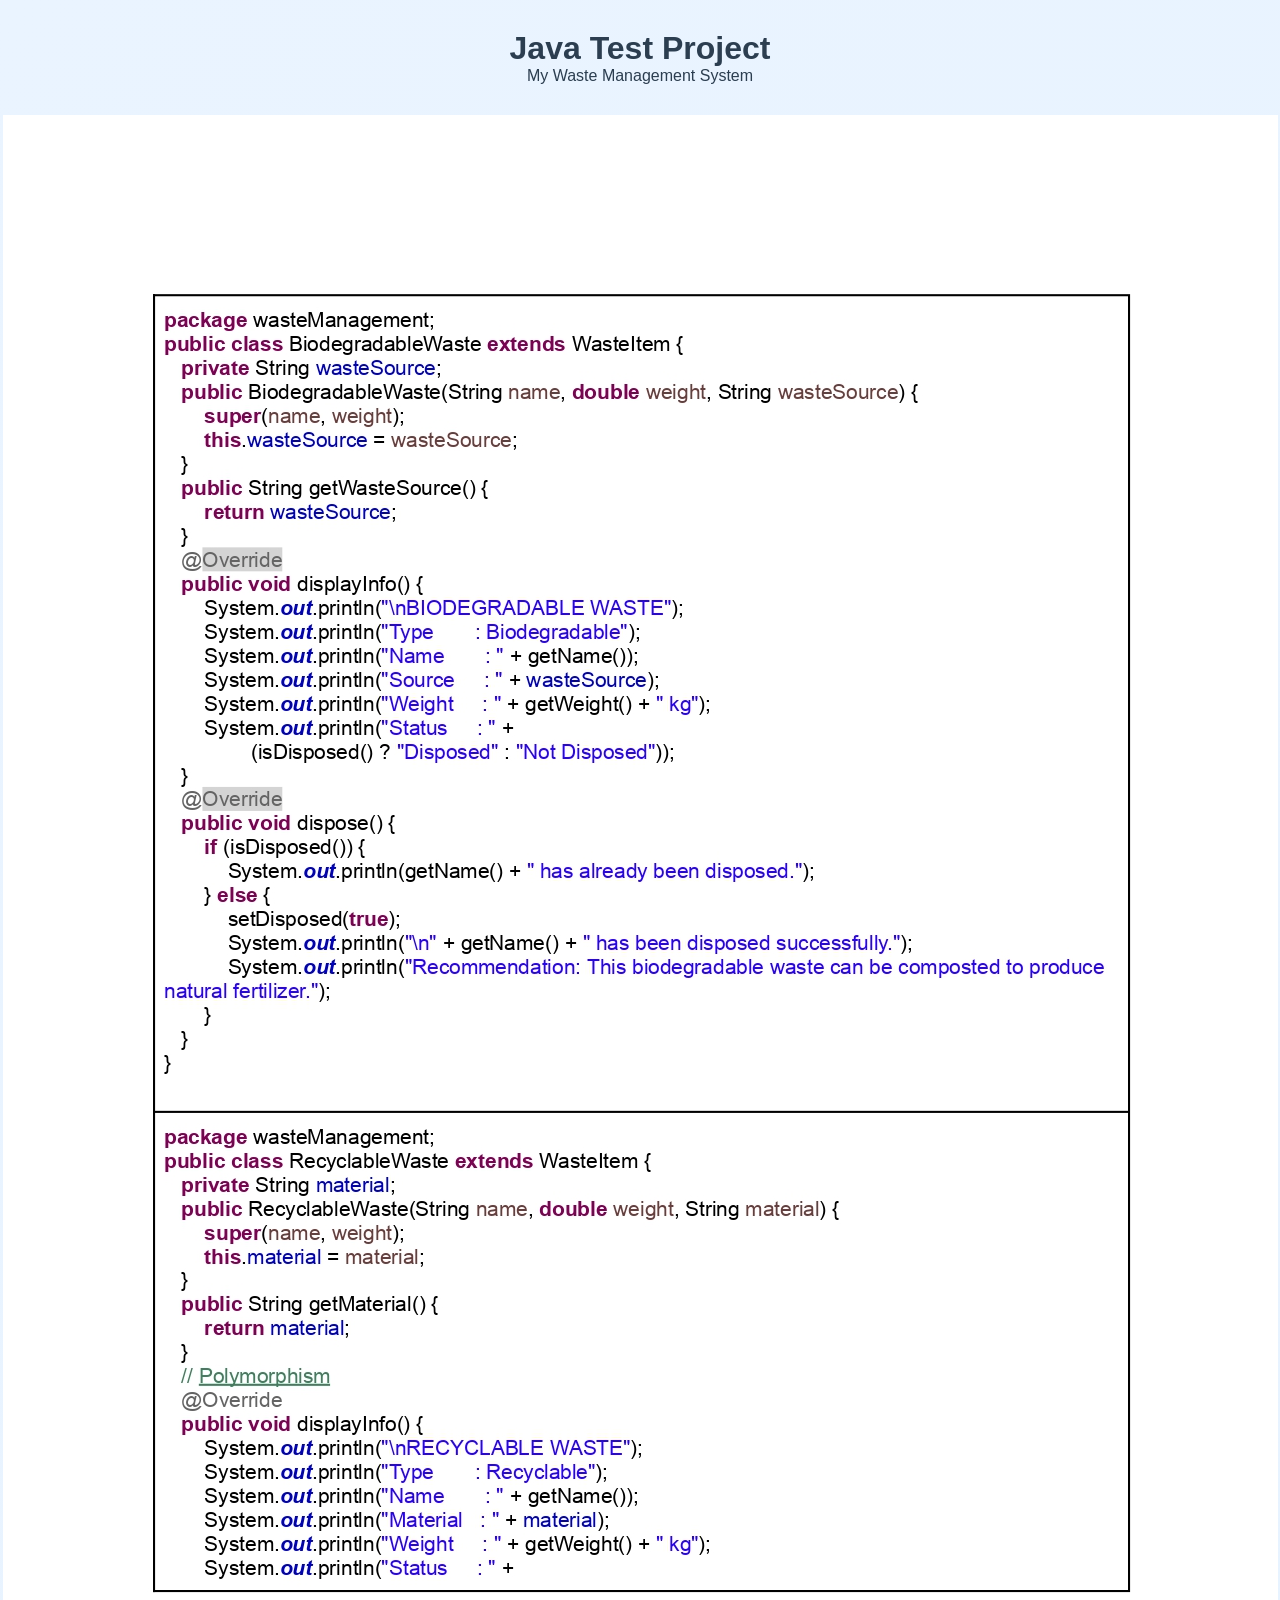
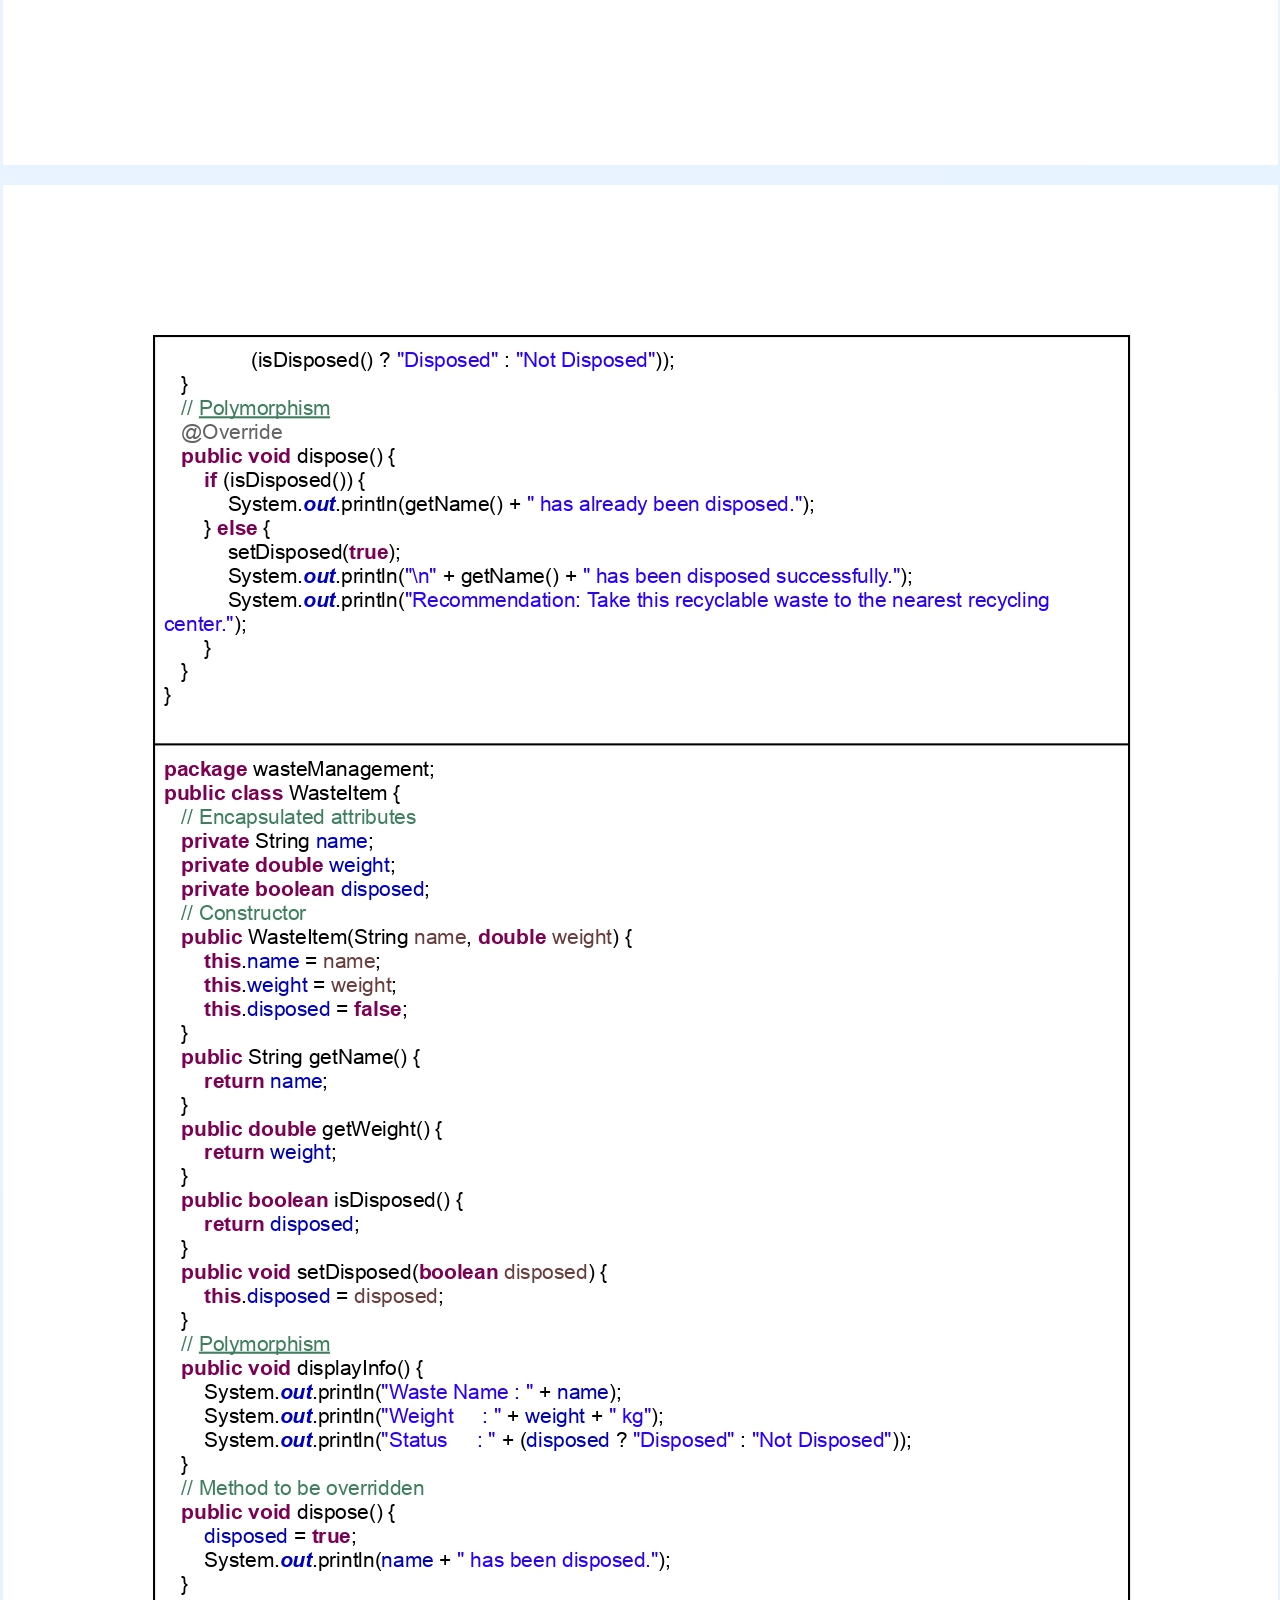
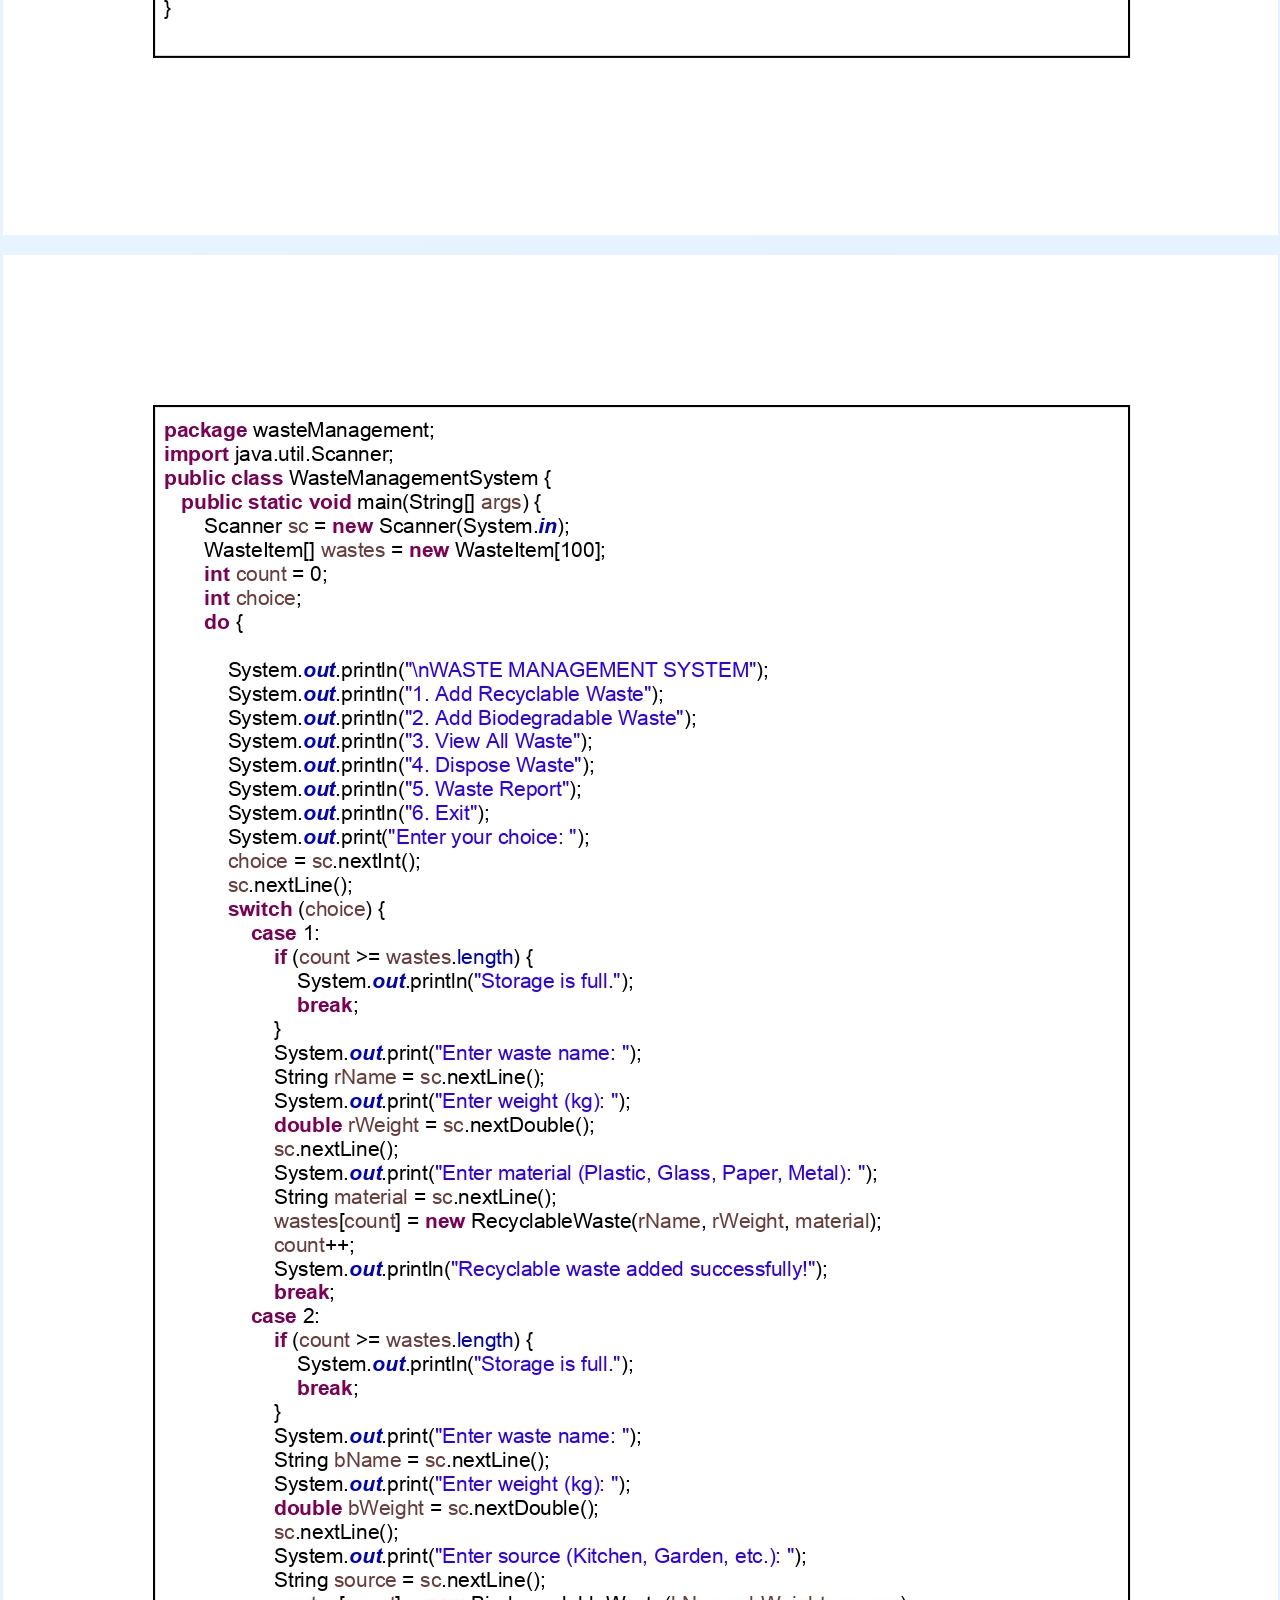
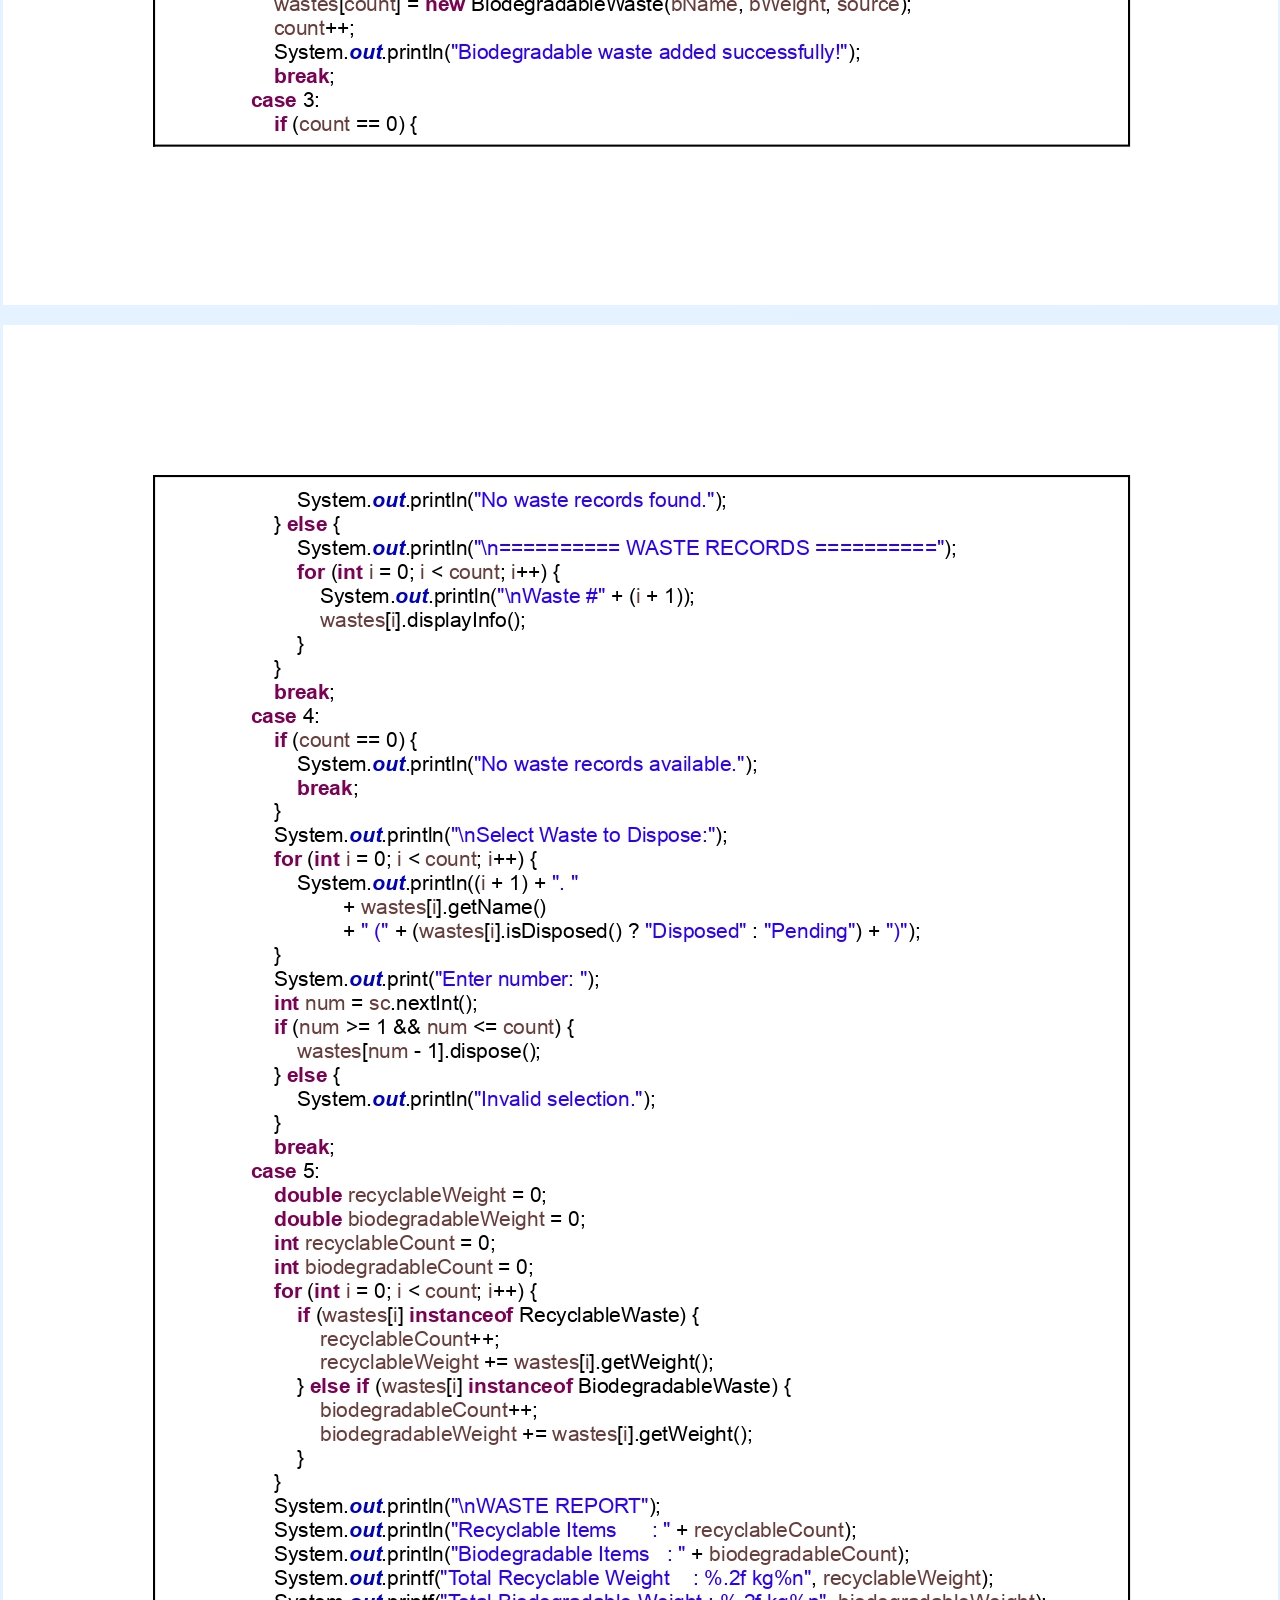
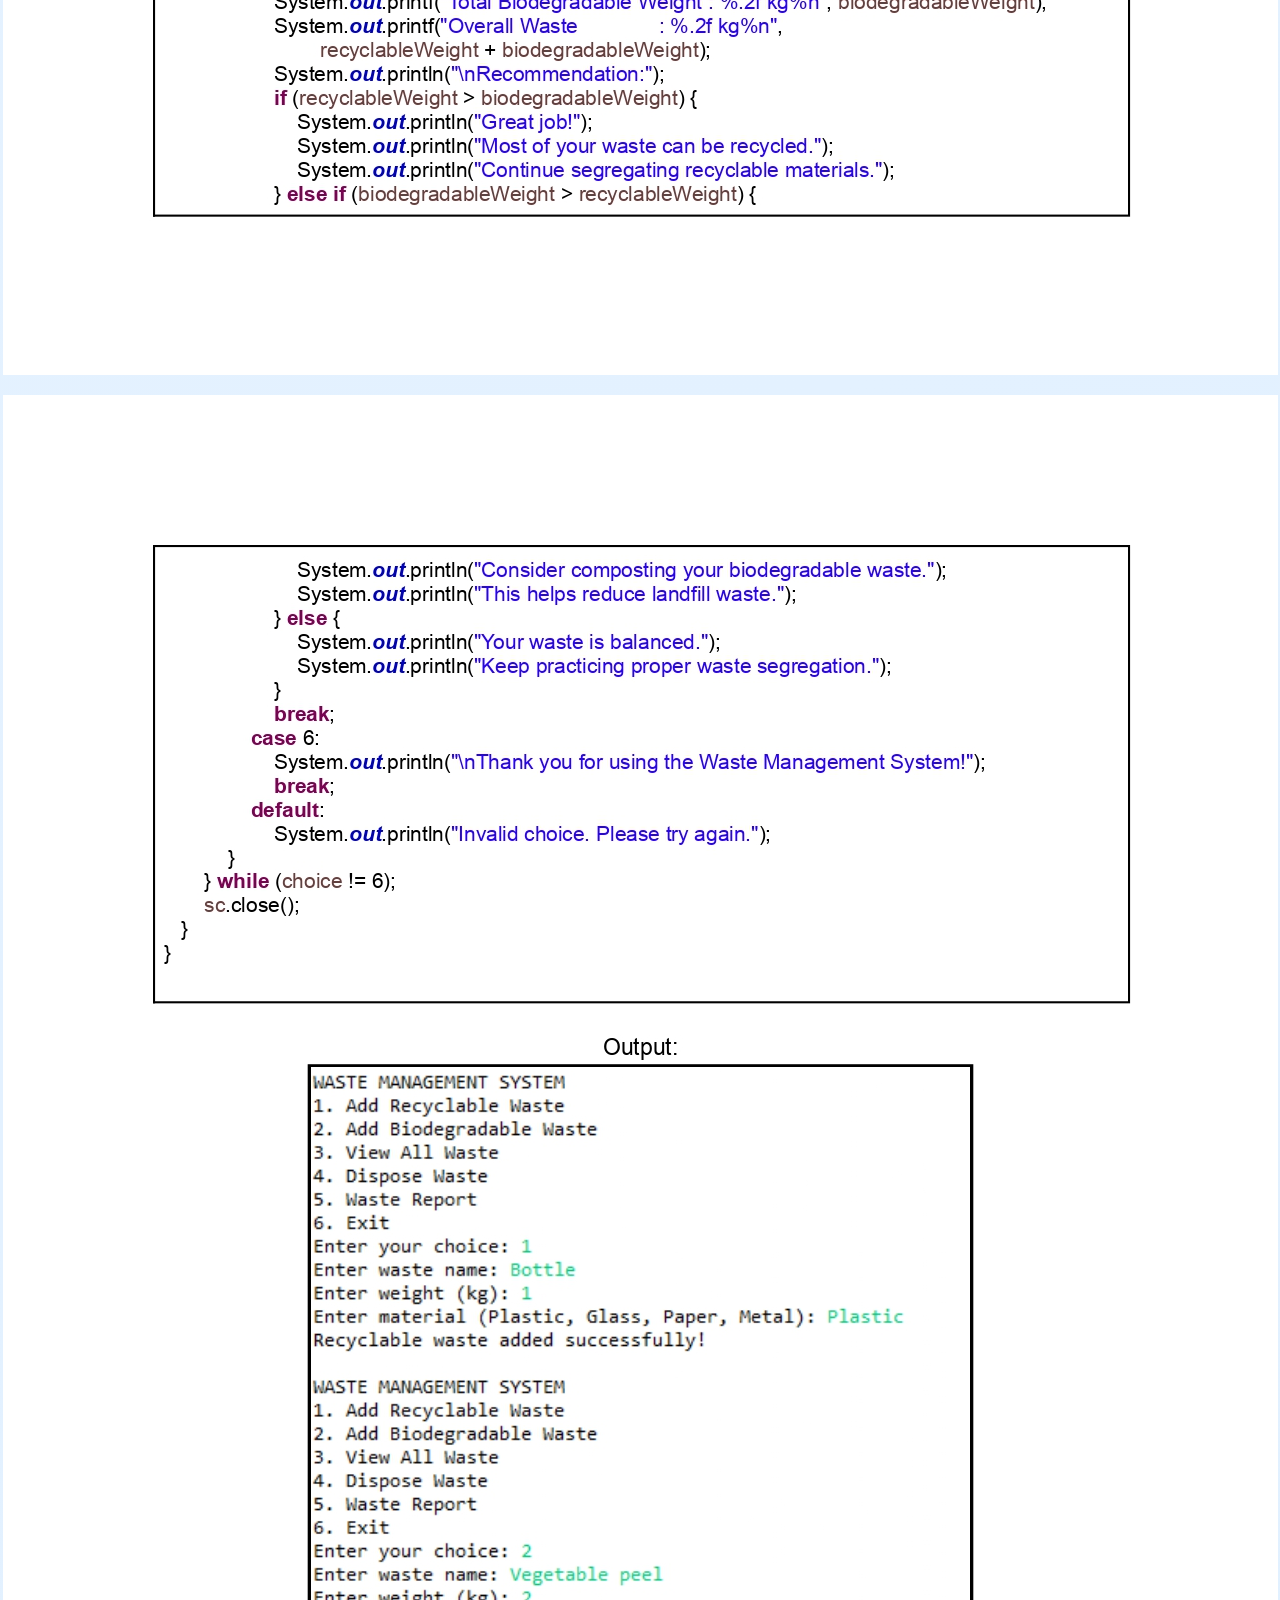
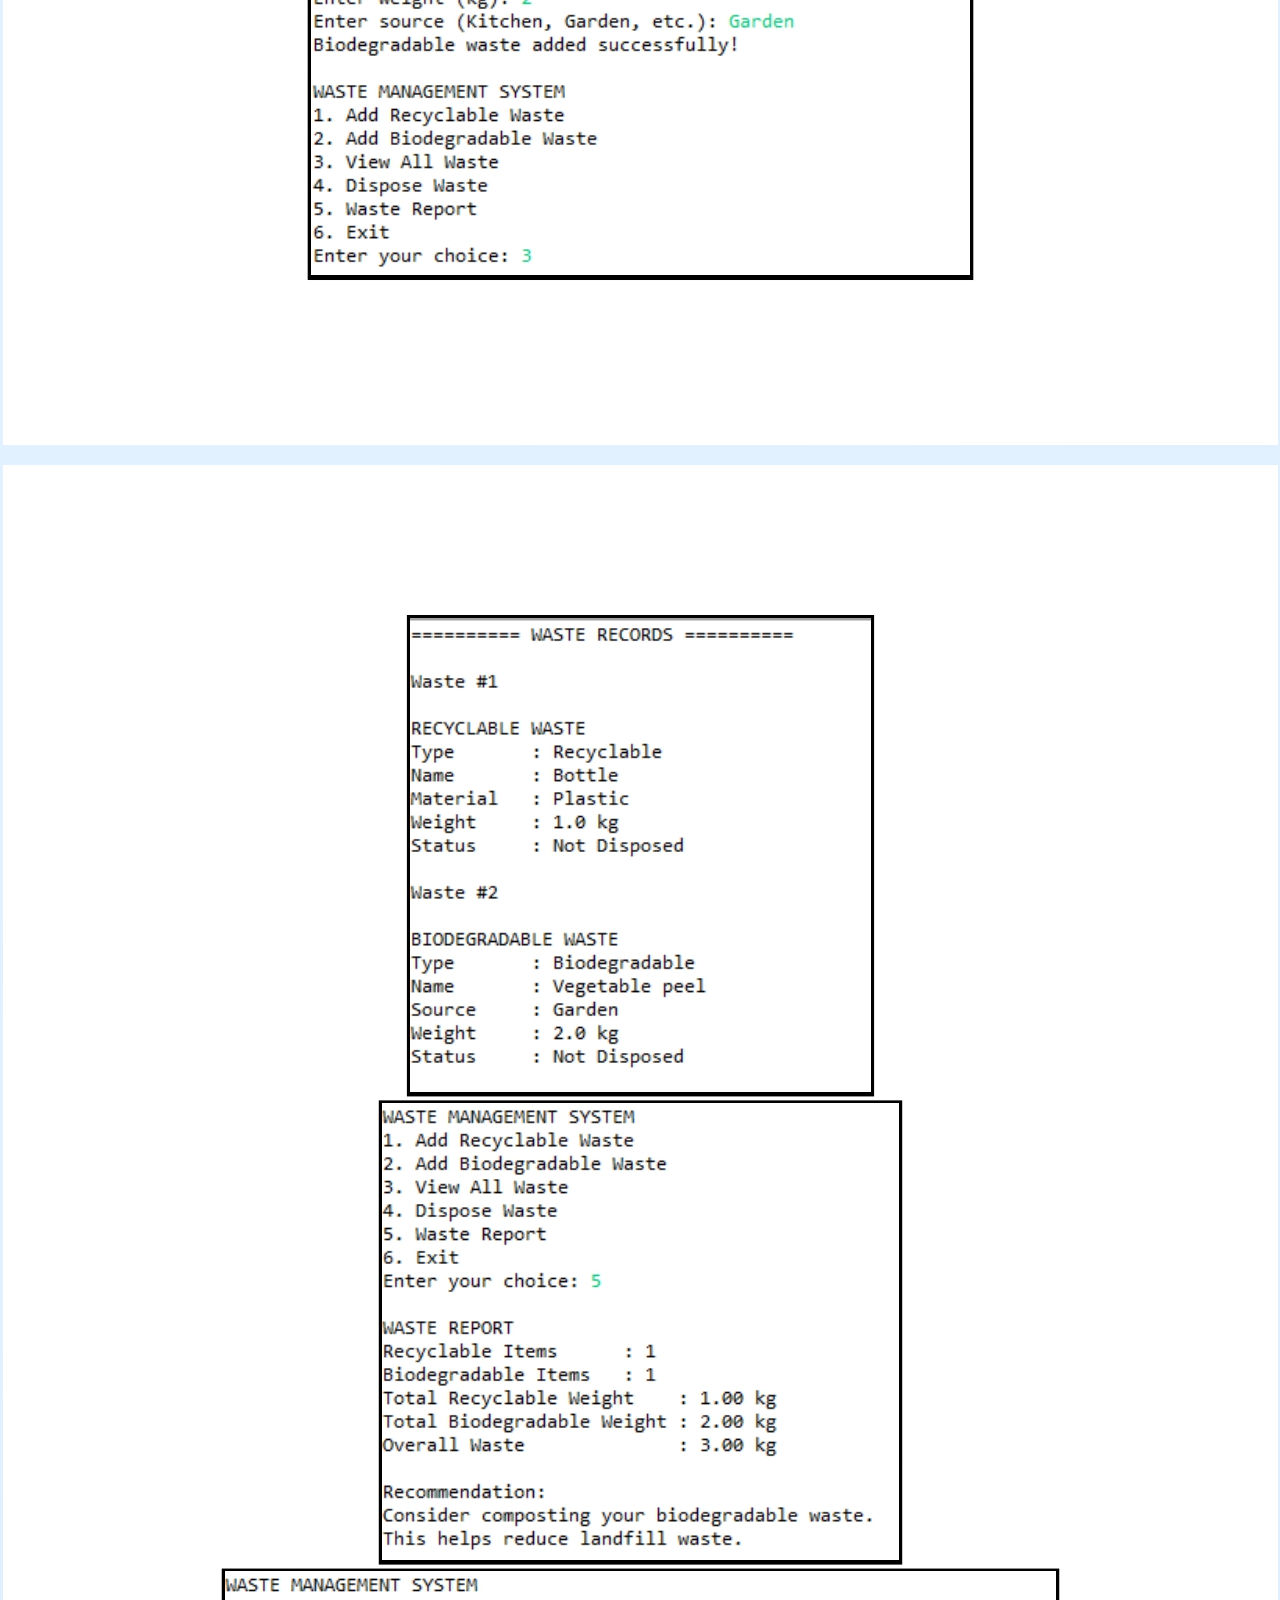
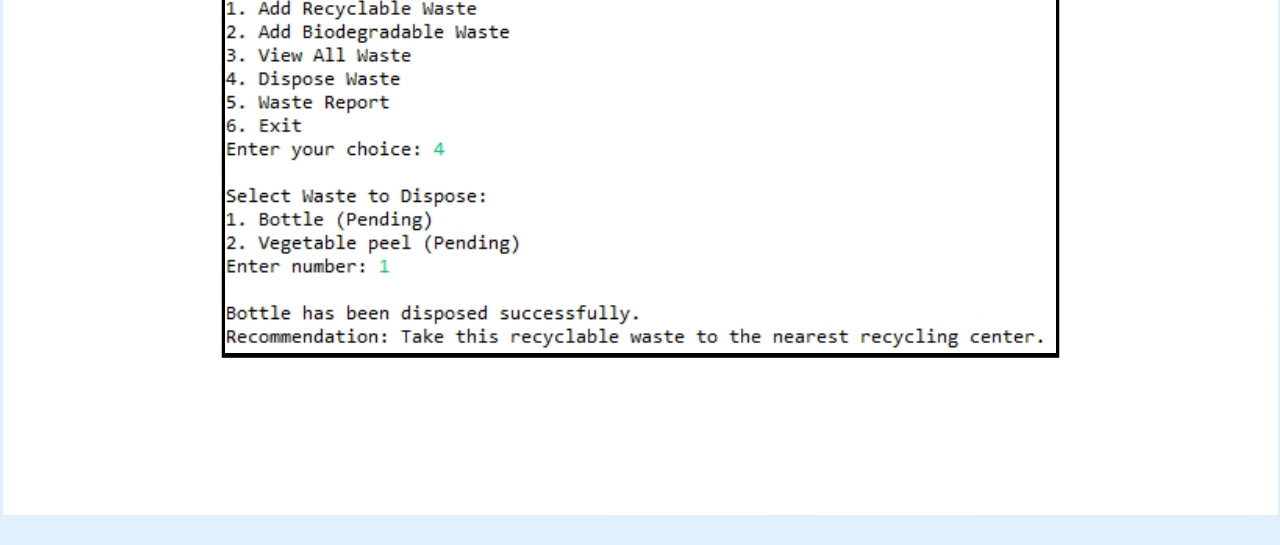
<file: javatest.html>
<!DOCTYPE html>
<html lang="en">
<head>
    <meta charset="UTF-8">
    <meta name="viewport" content="width=device-width, initial-scale=1.0">
    <title>Java Test Gallery</title>
    <link rel="stylesheet" href="styles.css">
</head>
<body>

    <header class="gallery-header">
        <h1>Java Test Project</h1>
        <p> My Waste Management System </p>

    </header>

    <main class="gallery">

        <div class="image-box">
            <img src="images/java1.jpg" alt="Java Screenshot 1">
        </div>

        <div class="image-box">
            <img src="images/java2.jpg" alt="Java Screenshot 2">
        </div>

        <div class="image-box">
            <img src="images/java3.jpg" alt="Java Screenshot 3">
        </div>

        <div class="image-box">
            <img src="images/java4.jpg" alt="Java Screenshot 4">
        </div>

        <div class="image-box">
            <img src="images/java5.jpg" alt="Java Screenshot 5">
        </div>

        <div class="image-box">
            <img src="images/java6.jpg" alt="Java Screenshot 6">
        </div>


    </main>

</body>
</html>
</file>
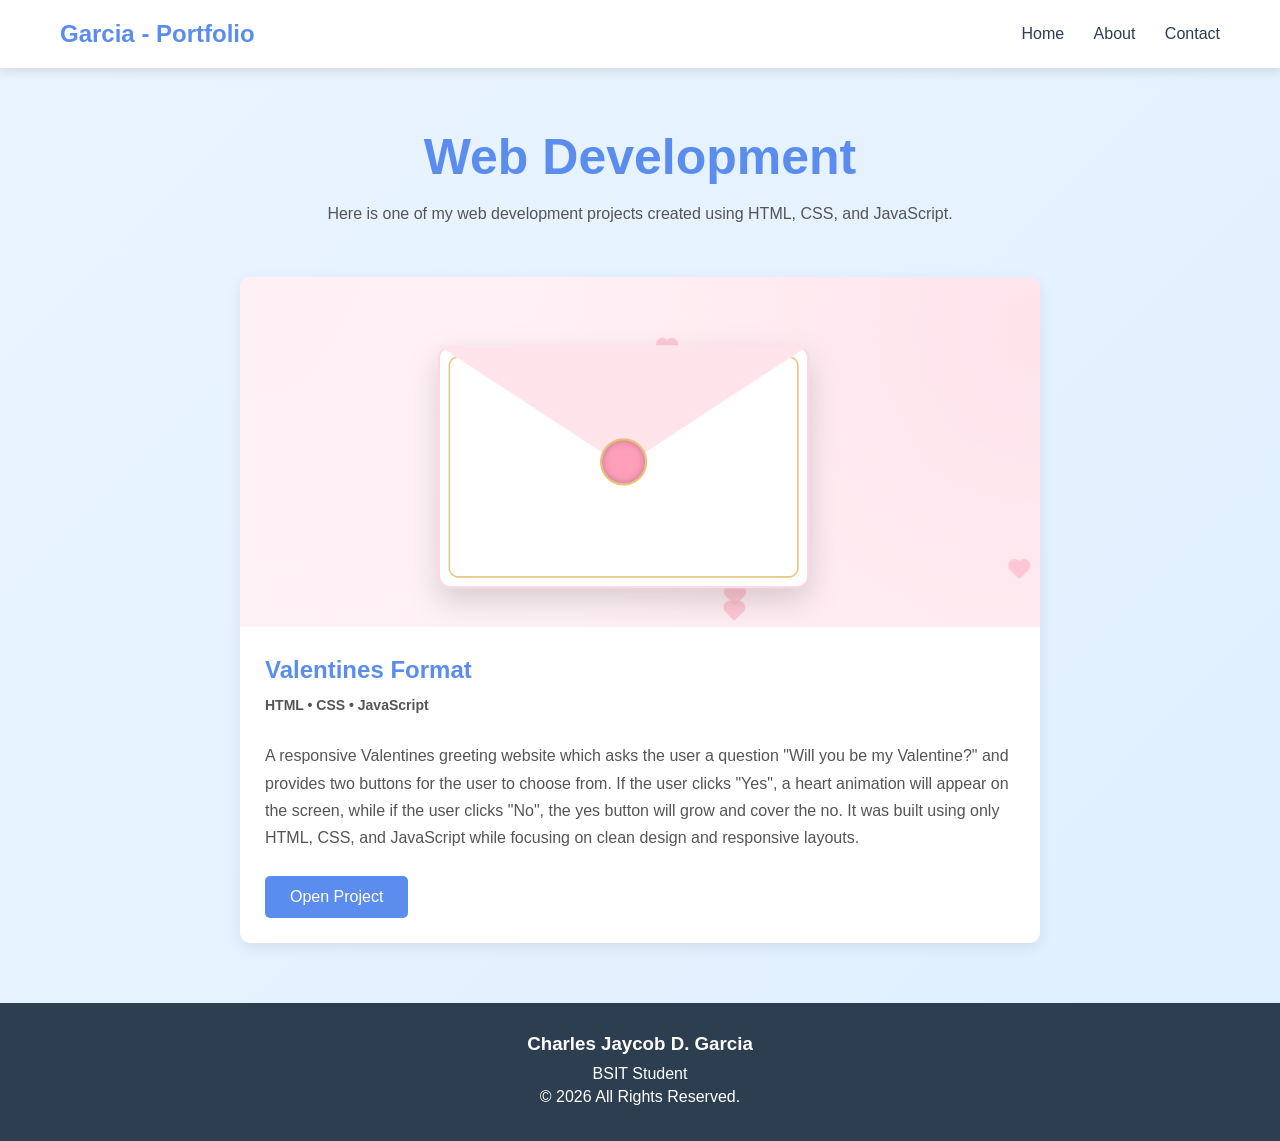
<file: webdev.html>
<!DOCTYPE html>
<html lang="en">
<head>
    <meta charset="UTF-8">
    <meta name="viewport" content="width=device-width, initial-scale=1.0">
    <title>Web Development | Charles Garcia</title>
    <link rel="stylesheet" href="styles.css">
</head>

<body>

    <!-- Navigation -->
    <div class="navbar">

        <div class="logo">
            <h2>Garcia - Portfolio</h2>
        </div>

        <div class="nav-links">
            <a href="index.html">Home</a>
            <a href="about.html">About</a>
            <a href="contact.html">Contact</a>
        </div>

    </div>

    <!-- Page Header -->

    <section class="project-page">

        <h1>Web Development</h1>

        <p class="project-description">
            Here is one of my web development projects created using HTML, CSS, and JavaScript.
        </p>

        <!-- Project Card -->

        <div class="project-list">

            <div class="project-item">

                <img src="images/valentines.png" alt="Valentines Format">

                <h2>Valentines Format</h2>

                <p class="language">
                    HTML • CSS • JavaScript
                </p>

                <p>
                    A responsive Valentines greeting website which asks the user a question "Will you be my Valentine?" and provides two buttons for the user to choose from. If the user clicks "Yes", a heart animation will appear on the screen, while if the user clicks "No", the yes button will grow and cover the no. It was built using only HTML, CSS, and JavaScript while focusing on clean design and responsive layouts.
                </p>

                <a href="https://csjbca.github.io/Happy-Valentines-Day-Template---Envelope-Letter/">Open Project</a>

            </div>

        </div>

    </section>

    <!-- Footer -->

    <footer>

        <h3>Charles Jaycob D. Garcia</h3>

        <p>BSIT Student</p>

        <p>&copy; 2026 All Rights Reserved.</p>

    </footer>

</body>
</html>
</file>
<file: styles.css>
/* Applies these styles to every element on the page */
/*If removed, some elements may have default margins and paddings that can affect the layout of the page*/
*{
    margin:0;
    padding:0;
    box-sizing:border-box;
}

body{
    font-family:Verdana, Geneva, Tahoma, sans-serif;
    color:#2C3E50;
    background:linear-gradient(-45deg,#EAF4FF,#F7FAFF,#DCEEFF,#EAF4FF);
    background-size:400% 400%;
    animation:bgMove 12s ease infinite;
}

/* Navbar */

.navbar{
    display:flex;
    justify-content:space-between;
    align-items:center;
    padding:20px 60px;
    background:white;
    box-shadow:0 4px 10px rgba(0,0,0,.1);
}

.logo h2{
    color:#5B8DEF;
}

.nav-links a{
    text-decoration:none;
    color:#2C3E50;
    margin-left:25px;
    padding-bottom:5px;
    border-bottom:2px solid transparent;
    transition:.3s;
}

.nav-links a:hover{
    color:#5B8DEF;
    border-bottom:2px solid #5B8DEF;
}

.hero{
    display:flex;
    justify-content:center;
    align-items:center;
    gap:400px;
    height:80vh;
    padding:40px;
}

.hero-text{
    width:45%;
    max-width:550px;
    animation:slideLeft 1s ease;
}

.hero-text h1{
    font-size:55px;
}

.hero-text .name{
    font-size:55px;
    font-weight:bold;

    background:linear-gradient(
        90deg,
        #5B8DEF,
        #8BC6FF,
        #35C8D6,
        #5B8DEF
    );
    background-size:300% 100%;

    /* Shows the background only inside the text */
    -webkit-background-clip:text;
    /* Standard version for browser compatibility */
    background-clip:text;
    /* Makes the text transparent so the gradient is visible */
    -webkit-text-fill-color:transparent;

    animation:gradientMove 5s linear infinite;
}

.hero-text p{
    margin:20px 0;
}

.hero-image img{
    width:100%;
    max-width:500px;
    border-radius:50%;
    border:8px solid white;
    box-shadow:0 10px 30px rgba(0,0,0,.15);
    animation:float 3s ease-in-out infinite;
}

.hero-image{
    animation:slideRight 1s ease;
}

.socials{
    display:flex;
    gap:15px;
    margin-top:30px;
    animation:fadeUp 1s ease;
}

.socials a{
    width:50px;
    height:50px;
    background:white;
    display:flex;
    justify-content:center;
    align-items:center;
    border-radius:50%;
    box-shadow:0 5px 10px rgba(0,0,0,.1);
    transition:.3s;
}

.socials img{
    width:25px;
    height:25px;
}

.socials a:hover{
    transform:translateY(-5px);
    background:#EAF4FF;
}


.projects{
    background:#EEF5FD;
    text-align:center;
    padding:50px 0;
}

.title{
    font-size:42px;
    color:#2C3E50;
    background:white;
    display:inline-block;
    padding:10px 35px;
    border-radius:30px;
    margin-bottom:40px;
    box-shadow:0 4px 10px rgba(0,0,0,.1);
}

.project-row{
    display:flex;
    justify-content:center;
}

.card{
    width:450px;
    height:280px;
    background:white;
    margin:20px;
    padding:30px;
    border-radius:15px;
    text-decoration:none;
    color:#2C3E50;
    border:1px solid #D9E7F7;
    transition:.3s;
    animation:cardShow .8s ease;
}

.card:hover{
    background:#F6FAFF;
    transform:scale(1.05);
}

.card h3{
    margin-bottom:20px;
    font-size:28px;
}

.card p{
    font-size:18px;
}

.card img{
    width:60px;
    height:60px;
    margin-bottom:15px;
    object-fit:contain;
    transition:0.3s;
}

.card:hover img{
    transform:scale(1.1);
}

.about-preview{
    text-align:center;
    margin:100px 0;
    animation:fadeUp 1s ease;
}

.about-preview h2{
    font-size:35px;
    color:#2C3E50;
}

.about-preview h2 a{
    color:#1E4ED8;
    text-decoration:none;
}

.about-preview h2 a:hover{
    text-decoration:underline;
}

.about-preview p{
    color:#555;
    margin-top:15px;
}

footer{
    background:#2C3E50;
    color:white;
    text-align:center;
    padding:30px;
    margin-top:50px;
}

footer h3{
    margin-bottom:10px;
}

footer p{
    margin:5px 0;
}

/**KEYFRAME ANIMATIONS FOR HOME**/

@keyframes gradientMove{

    from{
        background-position:0% 50%;
    }

    to{
        background-position:300% 50%;
    }

}

@keyframes slideRight{

    from{
        opacity:0;
        transform:translateX(50px);
    }

    to{
        opacity:1;
        transform:translateX(0);
    }

}


@keyframes float{

    0%,100%{
        transform:translateY(0);
    }

    50%{
        transform:translateY(-10px);
    }

}

@keyframes slideLeft{

    from{
        opacity:0;
        transform:translateX(-50px);
    }

    to{
        opacity:1;
        transform:translateX(0);
    }

}

@keyframes fadeUp{

    from{
        opacity:0;
        transform:translateY(30px);
    }

    to{
        opacity:1;
        transform:translateY(0);
    }

}

@keyframes cardShow{

    from{
        opacity:0;
        transform:translateY(40px);
    }

    to{
        opacity:1;
        transform:translateY(0);
    }

}

@keyframes bgMove{
    0%{
        background-position:0% 50%;
    }
    50%{
        background-position:100% 50%;
    }
    100%{
        background-position:0% 50%;
    }
}

/* ABOUT PAGE */
/* About Title and first paragraph */
.about-section{
    margin:60px auto;
}

.about-title{
    text-align:center;
    margin-bottom:40px;
}

.about-title p:first-child{
    color:gray;
    letter-spacing:2px;
}

.about-title h1 {
    font-size:60px;
    color:#5B8DEF;
    margin:15px 0;
}

.about-title p:last-child{
    width:65%;
    margin:auto;
    line-height:1.7;
}

/* Biography (moving) */

.biography{
    min-height:70vh;
    display:flex;
    flex-direction:column;
    justify-content:center;
    align-items:center;
    text-align:center;

    padding:80px 15%;

    background-image:url("images/biography.png");
    background-size:200% 100%;
    background-position:0 center;

    color:white;

    margin-bottom:50px;

    animation:fadeIn 1s ease, moveBackground 25s linear infinite;
}


.biography h2{
    font-size:50px;
    color:#5B8DEF;
    margin-bottom:30px;
}


.biography p{
    max-width:900px;
    font-size:18px;
    line-height:2;
    color:#555;
}

/* About section */

.section-title {
    text-align:center;
    font-size:42px;
    color:#5B8DEF;
    background:white;
    padding:10px 35px;
    margin-bottom:40px;
    animation:fadeDown 1s ease, heartbeat 2s ease infinite;
}

.about-content{
    width:100%;
    display:flex;
    justify-content:center;
}

/* Cards na nag eexpand */

.cards{
    display:flex;
    justify-content:center;
    gap:20px;
    flex-wrap:wrap;
    animation:fadeDown 1s ease;
}

.info-card{
    width:300px;
    height:130px;
    padding:25px;
    background:white;
    border-radius:15px;
    overflow:hidden;
    transition:.4s ease;
    cursor:pointer;
    box-shadow:0 5px 15px rgba(0,0,0,.1);
}

.info-card:hover{
    height:450px;
    transform:translateY(-10px);
}

.info-card ul,
.info-card p,
.school{
    opacity:0;
    transform:translateY(20px);
    transition:.3s;
}


.info-card:hover ul,
.info-card:hover p,
.info-card:hover .school{
    opacity:1;
    transform:translateY(0);
}

.info-card:nth-child(3):hover{
    height:450px;
}

.info-card img{
    width:55px;
    margin-bottom:15px;
}

.info-card h3{
    margin-bottom:15px;
    color:#5B8DEF;
}

.info-card ul{
    margin-left:20px;
}

.info-card li{
    margin-bottom:8px;
}

/* Bottom Design ng cards */

.info-card:nth-child(1){
    border-bottom:5px solid orange;
}

.info-card:nth-child(2){
    border-bottom:5px solid #35C8D6;
}

.info-card:nth-child(3){
    border-bottom:5px solid #1E4ED8;
}

.info-card:nth-child(4){
    border-bottom:5px solid gold;
}

.school{
    text-align:center;
    margin-top:20px;
}

.school-logo{
    width:60px;
    margin-bottom:10px;
}

/* Quote */

.quote-section{
    width:85%;
    margin:20px auto;
    text-align:center;
    padding:20px;
    background:white;
    border-radius:5px;
}

.quote-section h2{
    color:#5B8DEF;
    margin-bottom:15px;
}

.quote-section p{
    font-style:italic;
    font-size:20px;
}

.quote-section h4{
    margin-top:5px;
    color:gray;
}

.about-title{
    text-align:center;
    margin-bottom:40px;
    animation: fadeDown 1s ease;
}

/**KEYFRAME ANIMATIONS**/
@keyframes fadeIn{

    from{
        opacity:0;
        transform:translateY(40px);
    }

    to{
        opacity:1;
        transform:translateY(0);
    }

}

@keyframes fadeDown{
    from{
        opacity:0;
        transform:translateY(-30px);
    }

    to{
        opacity:1;
        transform:translateY(0);
    }
}

@keyframes fadeUp{
    from{
        opacity:0;
        transform:translateY(40px);
    }

    to{
        opacity:1;
        transform:translateY(0);
    }
}


@keyframes slideRight{
    from{
        opacity:0;
        transform:translateX(50px);
    }

    to{
        opacity:1;
        transform:translateX(0);
    }
}

@keyframes heartbeat{

    0%{
        transform:scale(1);
    }

    15%{
        transform:scale(1.08);
    }

    30%{
        transform:scale(1);
    }

    45%{
        transform:scale(1.08);
    }

    60%{
        transform:scale(1);
    }

    100%{
        transform:scale(1);
    }

}

@keyframes moveBackground{

    from{
        background-position:0 center;
    }

    to{
        background-position:200% center;
    }

}

.quote-section{
    animation: fadeUp 1s ease;
}


/* CONTACT PAGE */
.contact{
    width:80%;
    margin:60px auto;
    text-align:center;
    animation:fadeDown 1s ease;
}

.contact-title{
    font-size:55px;
    color:#5B8DEF;
    margin-bottom:10px;
}

.contact-subtitle{
    color:gray;
    margin-bottom:40px;
}

.terminal{
    width:800px;
    margin:auto;
    background:#1E1E1E;
    border-radius:10px;
    overflow:hidden;
    box-shadow:0 10px 20px rgba(0,0,0,.2);
}

.terminal-top{
    background:#333;
    padding:12px 20px;
    display:flex;
    align-items:center;
}

.red,
.yellow,
.green{
    width:12px;
    height:12px;
    border-radius:50%;
    margin-right:8px;
}

.red{
    background:#ff5f56;
}

.yellow{
    background:#ffbd2e;
}

.green{
    background:#27c93f;
}

.terminal-top p{
    color:white;
    margin-left:15px;
}

.terminal-body{
    padding:30px;
    text-align:left;
    color:#5B8DEF;
    font-family:monospace;
    font-size:18px;
}

.terminal-body p{
    margin-bottom:15px;
}

/* Cursor */

.cursor{
    animation:blink .8s infinite;
}

@keyframes blink{

    50%{
        opacity:0;
    }

}

/* Message Section */

.message-section{
    width:800px;
    margin:50px auto;
    animation:fadeUp 1s ease;
}

.message-section h2{
    color:#5B8DEF;
    font-size:30px;
    margin-bottom:20px;
    font-family:monospace;
}

/* Form */

.message-form{
    background:#1E1E1E;
    padding:30px;
    border-radius:10px;
}

.message-form input,
.message-form textarea{
    width:100%;
    margin-bottom:15px;
    padding:12px;
    background:#2B2B2B;
    color:white;
    border:none;
    border-bottom:2px solid #5B8DEF;
    outline:none;
    font-family:monospace;
}

.message-form textarea{
    height:140px;
    resize:none;
}

.message-form input::placeholder,
.message-form textarea::placeholder{
    color:#888;
}

.message-form button{
    width:100%;
    padding:12px;
    background:#5B8DEF;
    color:white;
    border:none;
    cursor:pointer;
    font-family:monospace;
    transition:.3s;
}

.message-form button:hover{
    background:#3D73DD;
}

/* Typing Animation */

.typing{
    width:0;
    overflow:hidden;
    white-space:nowrap;
    animation:typing 2s steps(40,end) forwards;
}

/* Delays */

.delay1{
    animation-delay:0s;
}

.delay2{
    animation-delay:2s;
}

.delay3{
    animation-delay:4s;
}

.delay4{
    animation-delay:6s;
}

.delay5{
    animation-delay:8s;
}

.delay6{
    animation-delay:10s;
}

.delay7{
    animation-delay:12s;
}

.delay8{
    animation-delay:14s;
}

/* Typing Keyframes */
@keyframes typing{

    from{
        width:0;
    }

    to{
        width:100%;
    }

}

/* Project Page */

.project-page{
    width:80%;
    margin:60px auto;
    animation:fadeUp 1s ease;
}

.project-page h1{
    text-align:center;
    font-size:50px;
    color:#5B8DEF;
    margin-bottom:15px;
}

.project-description{
    text-align:center;
    width:70%;
    margin:0 auto 50px;
    color:#555;
    line-height:1.6;
}

/* Project Card */

.project-list{
    display:flex;
    justify-content:center;
    animation:fadeUp 1s ease;
}

.project-item{
    width:800px;
    background:white;
    border-radius:10px;
    overflow:hidden;
    box-shadow:0 5px 15px rgba(0,0,0,.08);
    transition:.3s;
}

.project-item:hover{
    transform:translateY(-8px);
}

/* Image */

.project-item img{
    width:100%;
    height:350px;
    object-fit:cover;
}

/* Text */

.project-item h2{
    margin:25px 25px 10px;
    color:#5B8DEF;
}

.language{
    margin:0 25px 15px;
    color:#888;
    font-size:14px;
    font-weight:bold;
}

.project-item p{
    margin:0 25px 25px;
    color:#555;
    line-height:1.7;
}

/* Button */

.project-item a{
    display:inline-block;
    margin:0 25px 25px;
    padding:12px 25px;
    background:#5B8DEF;
    color:white;
    text-decoration:none;
    border-radius:5px;
    transition:.3s;
}

.project-item a:hover{
    background:#3D73DD;
}

.gallery-header{
    text-align:center;
    margin:30px 0;
}

.gallery{
    display: flex;
    flex-direction: column;
    align-items: center;
    gap: 20px;
    margin: 30px auto;
}

.image-box{
    width: fit-content;
}

.image-box img{
    display: block;
    max-width: 100%;
    height: auto;
}

/**CONVERT TO MOBILE VIEW**/


@media (max-width: 768px){

    /* Navigation */

    .navbar{
        flex-direction:column;
        align-items:center;
        gap:15px;
        padding:20px;
    }

    .nav-links{
        display:flex;
        gap:15px;
        flex-wrap:wrap;
        justify-content:center;
    }

    .nav-links a{
        margin:0;
    }

    /* Project Page */

    .project-page{
        width:95%;
        margin:40px auto;
    }

    .project-page h1{
        font-size:35px;
    }

    .project-description{
        width:100%;
        font-size:16px;
    }

    /* Project Card */

    .project-item{
        width:100%;
    }

    .project-item img{
        height:auto;
    }

    .project-item h2{
        font-size:28px;
    }

    .project-item p{
        font-size:16px;
    }

    .project-item a{
        display:block;
        text-align:center;
    }

    /* Project Showcase */

    .project-showcase{
        width:95%;
    }

    .project-showcase h1{
        font-size:35px;
    }

    .project-showcase img{
        width:100%;
        height:auto;
    }

    /* Footer */

    footer{
        padding:20px;
        font-size:14px;
    }

}
</file>
